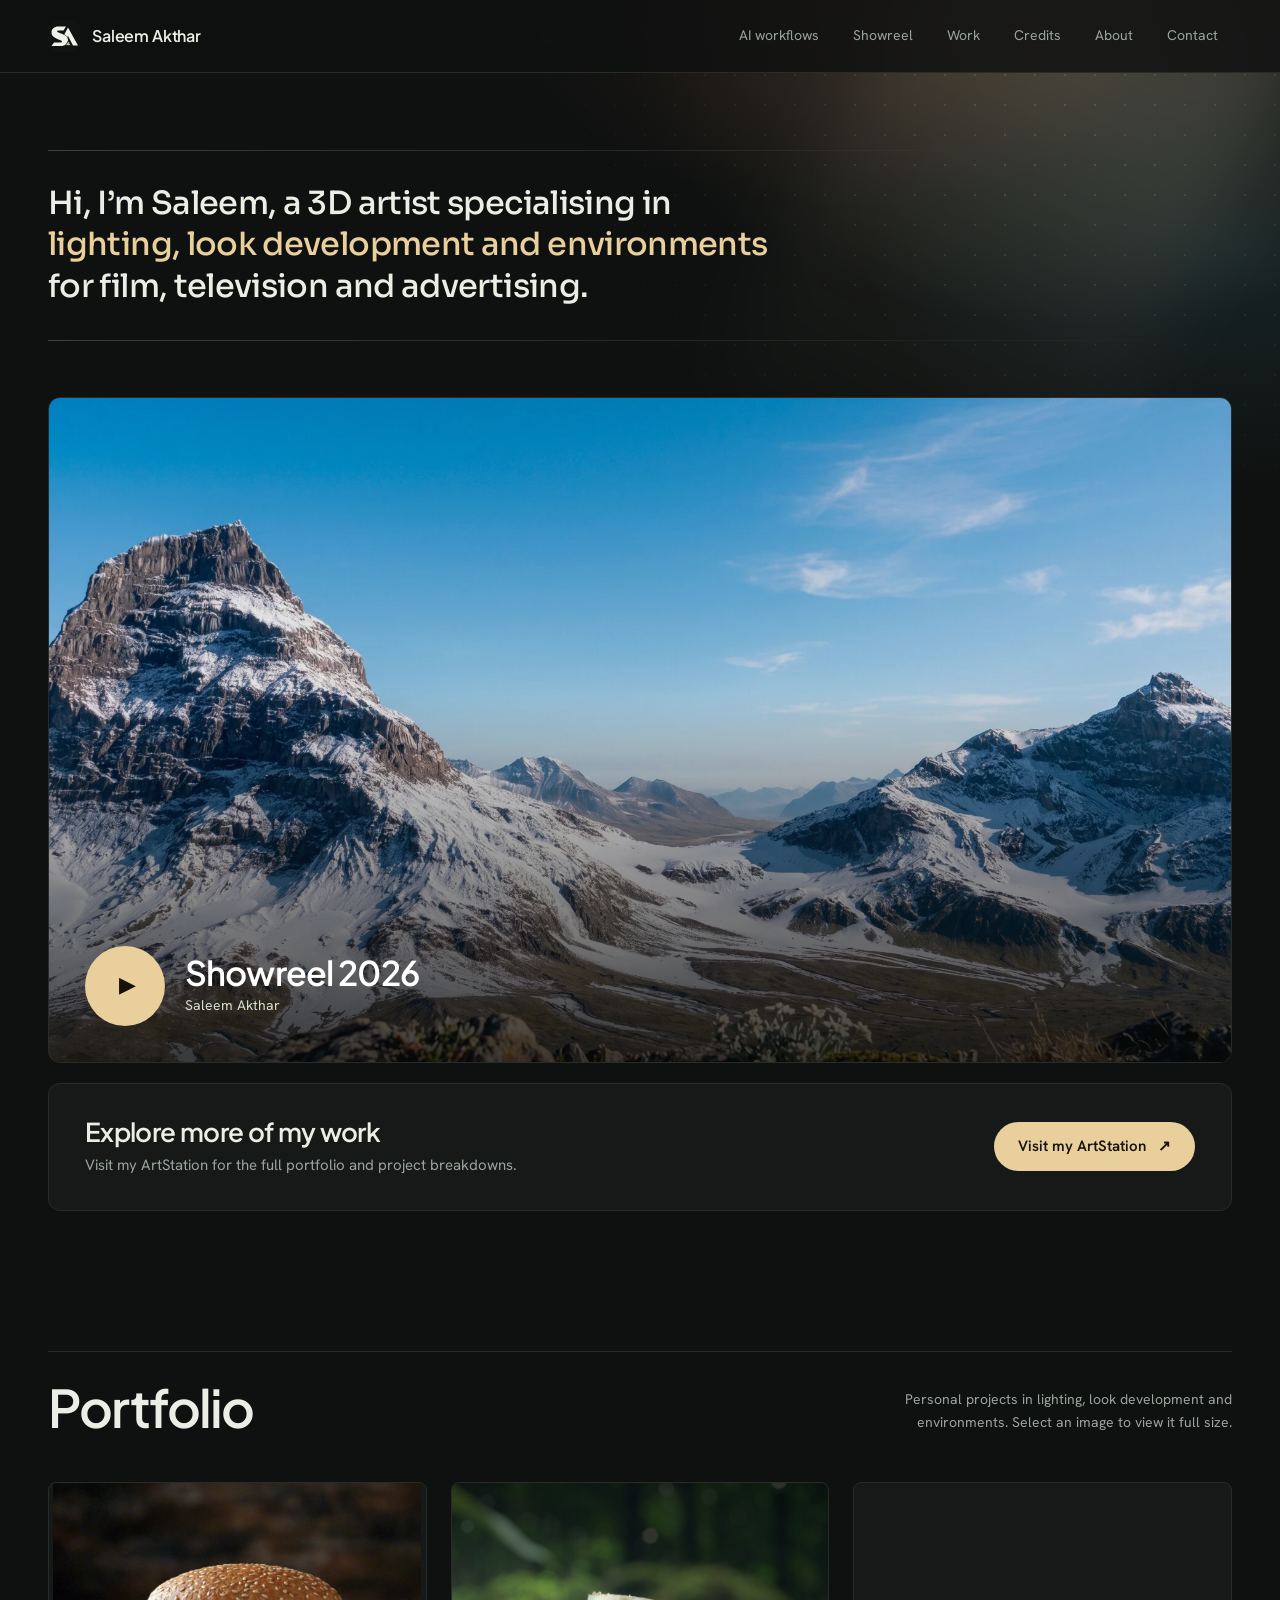
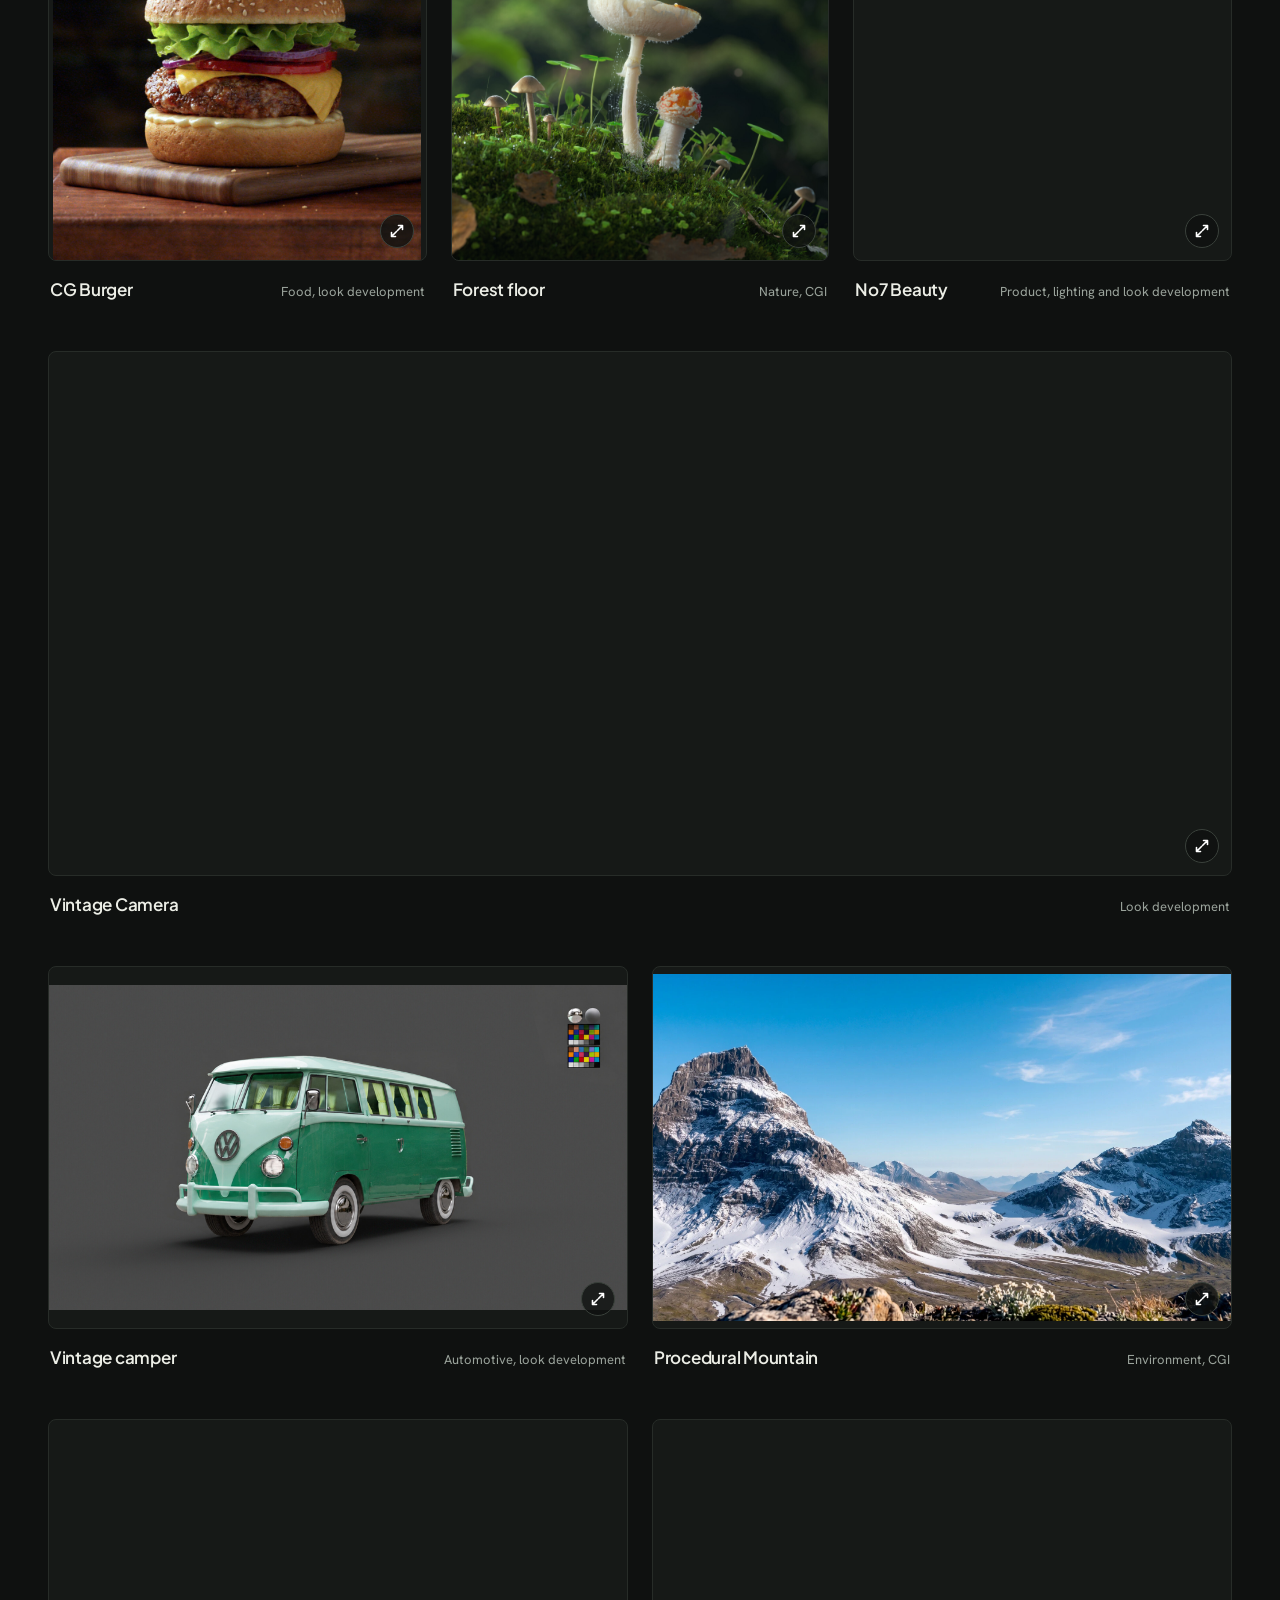
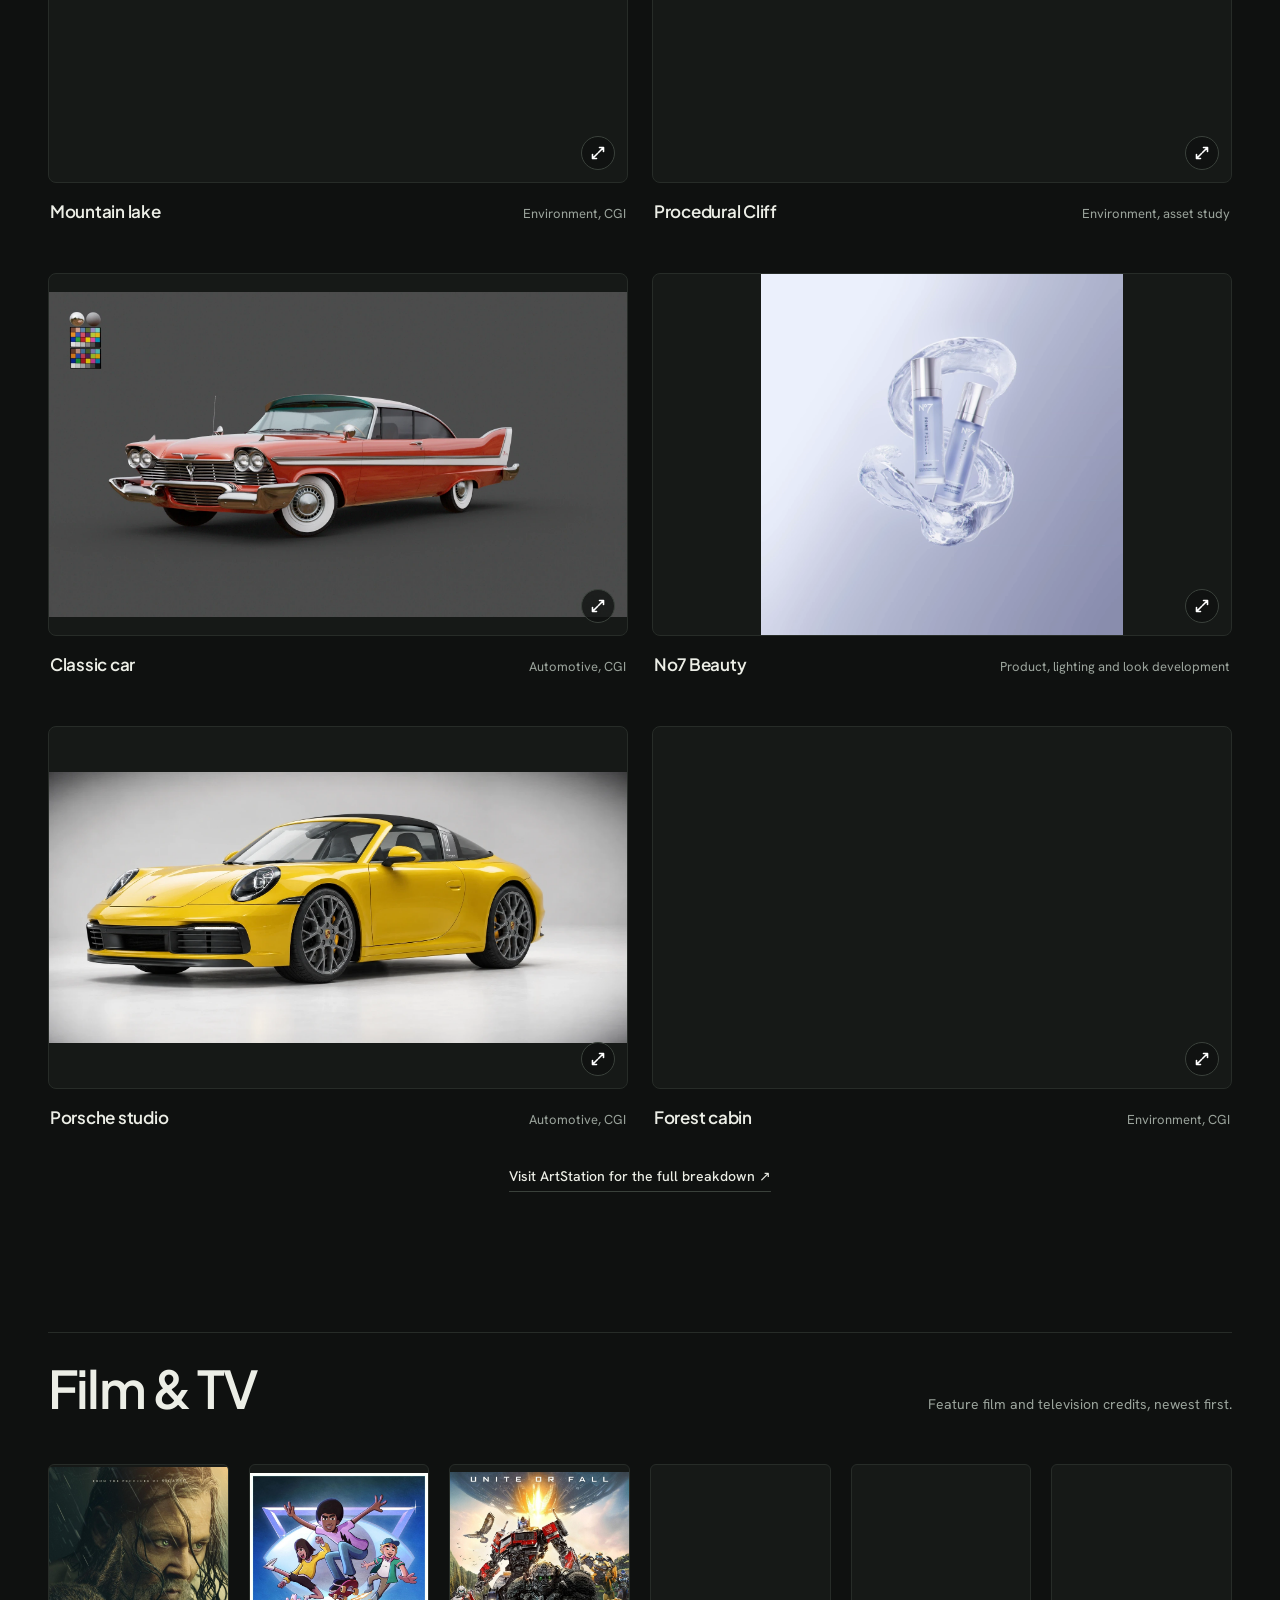
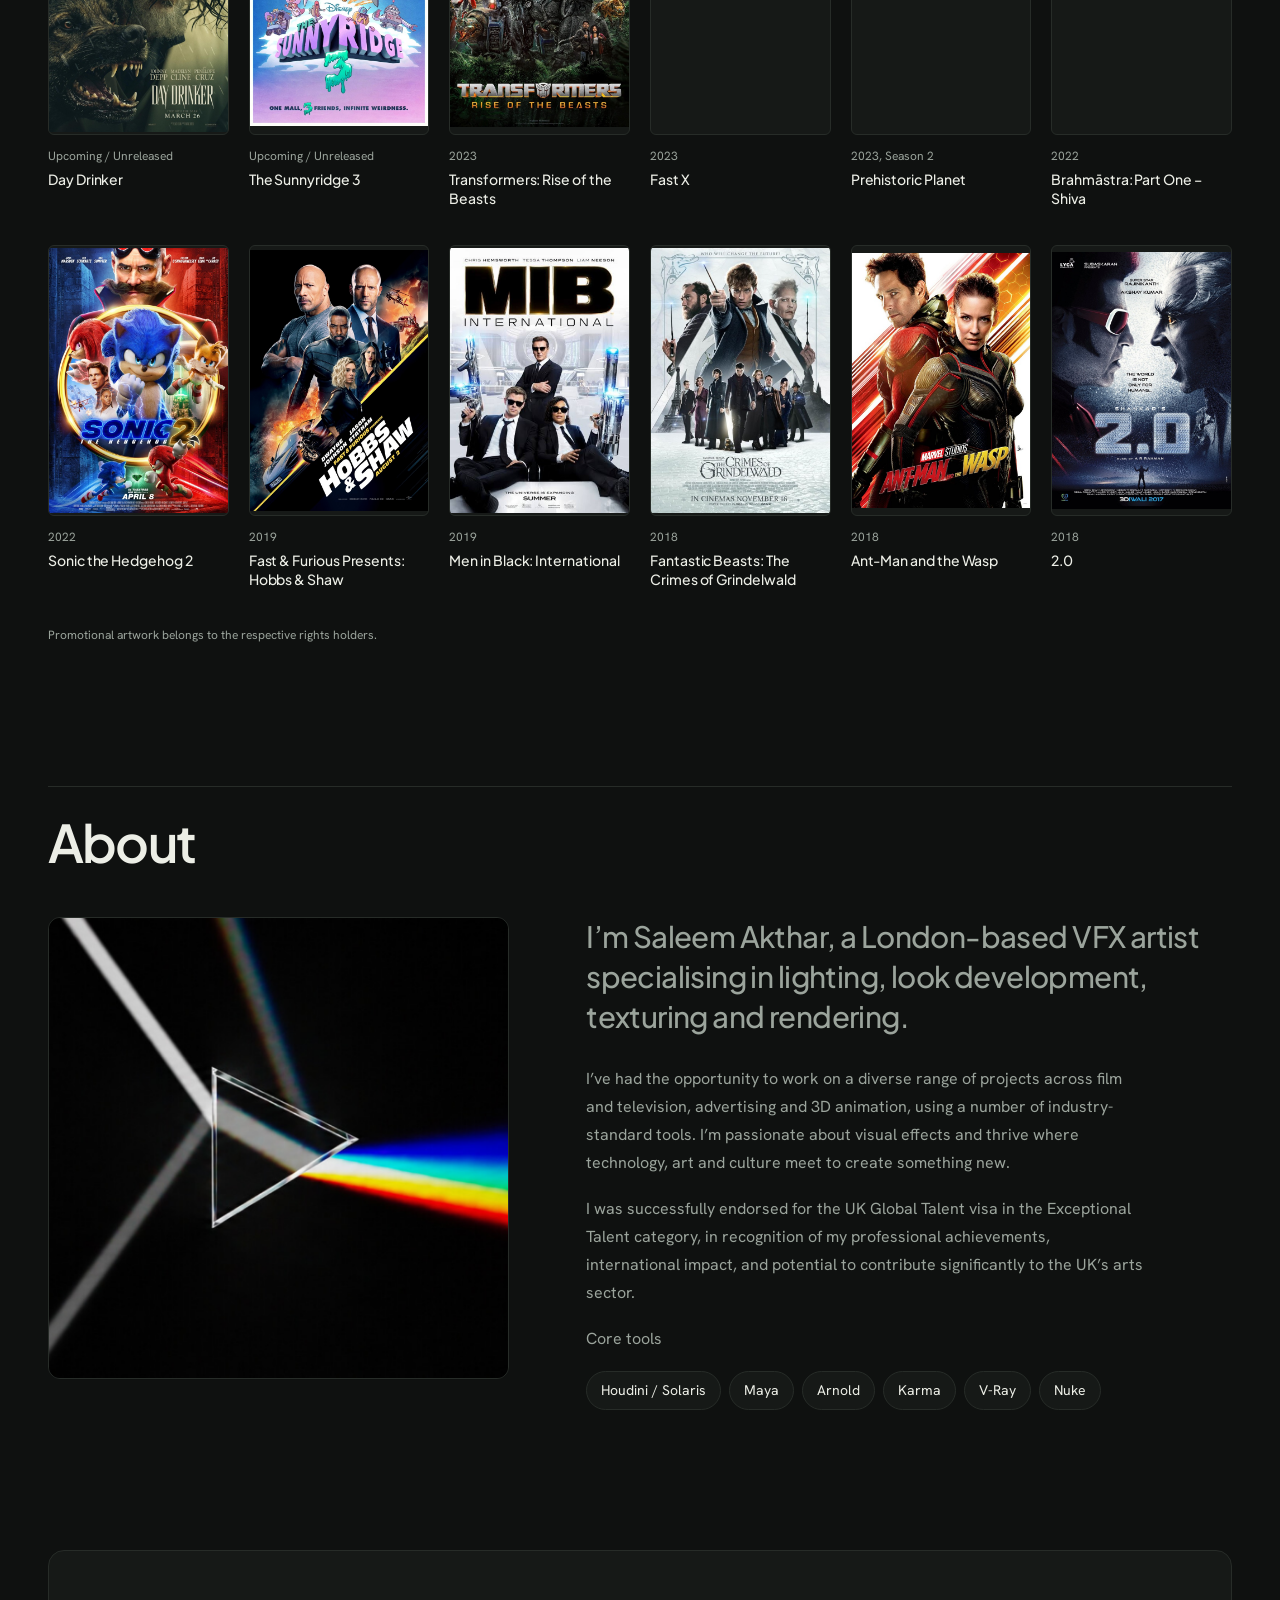
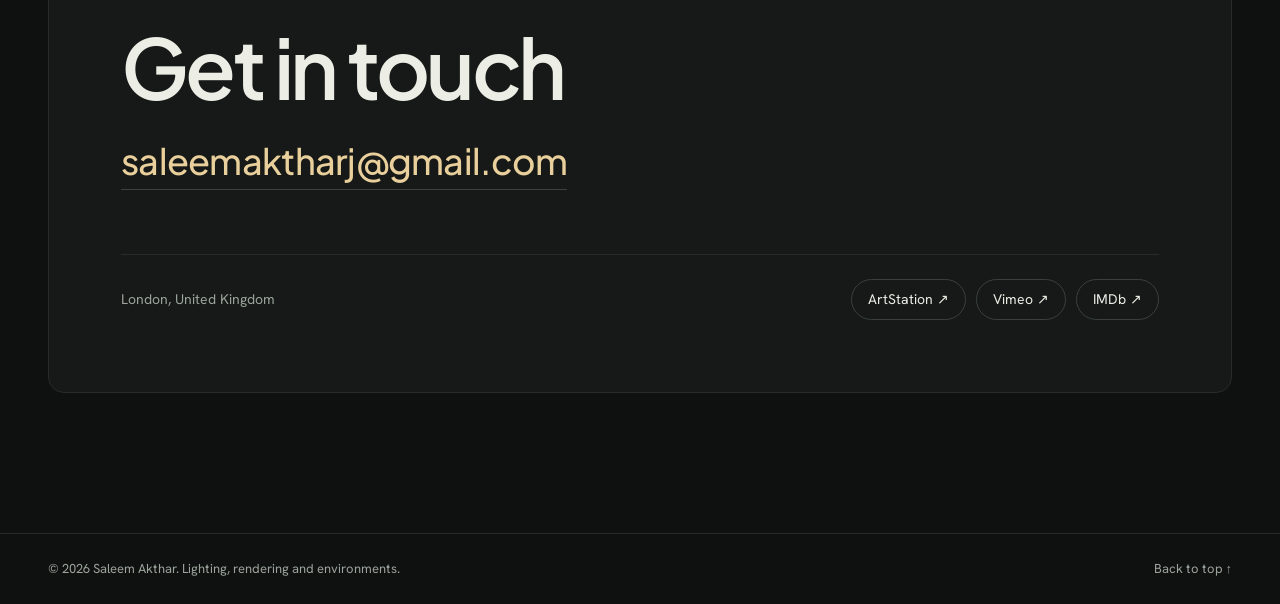
<file: index.html>
<!DOCTYPE html>
<html lang="en-GB">
<head>
<meta charset="utf-8">
<meta name="viewport" content="width=device-width, initial-scale=1">
<meta name="description" content="Saleem Akthar — London-based lighting and look development artist. Explore selected CGI work, environments, product imagery and the 2026 showreel.">
<meta name="theme-color" content="#0f1110">
<meta property="og:type" content="website">
<meta property="og:title" content="Saleem Akthar | Lighting · Rendering · Environments">
<meta property="og:description" content="London-based lighting and look development artist for film, television and advertising.">
<title>Saleem Akthar | Lighting · Rendering · Environments</title>
<link rel="icon" href="favicon.ico?v=2" sizes="any">
<link rel="icon" href="favicon.svg?v=2" type="image/svg+xml">
<link rel="icon" href="favicon.png?v=2" type="image/png" sizes="64x64">
<link rel="apple-touch-icon" href="apple-touch-icon.png?v=2">

<link rel="preconnect" href="https://fonts.googleapis.com">
<link rel="preconnect" href="https://fonts.gstatic.com" crossorigin>
<link href="https://fonts.googleapis.com/css2?family=Plus+Jakarta+Sans:wght@500;600;700&family=Hanken+Grotesk:wght@400;500;600&family=Sora:wght@400;500;600&display=swap" rel="stylesheet">

<script type="application/ld+json">
{"@context":"https://schema.org","@type":"Person","name":"Saleem Akthar","jobTitle":"Lighting and Look Development Artist","address":{"@type":"PostalAddress","addressLocality":"London","addressCountry":"GB"},"sameAs":["https://www.artstation.com/saleem","https://vimeo.com/1236531512","https://www.imdb.com/name/nm17399903/"]}
</script>

<link rel="stylesheet" href="style.css">
</head>
<body>
<a class="skip" href="#main">Skip to content</a>
<div class="hero-fx" aria-hidden="true"></div>
<header><div class="wrap nav"><a class="brand" href="#" aria-label="Saleem Akthar home"><img class="brand-logo" src="favicon.svg?v=2" alt="" aria-hidden="true" width="32" height="32">Saleem Akthar</a><nav aria-label="Main navigation"><a href="ai-workflows.html">AI workflows</a><a href="#showreel">Showreel</a><a href="#work">Work</a><a href="#credits">Credits</a><a href="#about">About</a><a href="#contact">Contact</a></nav></div></header>

<main id="main" class="wrap">

<div class="intro">
  <div class="hairline hairline-top" aria-hidden="true"></div>
  <h1>Hi, I’m Saleem, a 3D artist specialising in <em>lighting, look development and environments</em> for film, television and advertising.</h1>
  <div class="hairline hairline-bottom" aria-hidden="true"></div>
</div>

<section id="showreel" aria-labelledby="reel-heading">
  <h2 id="reel-heading" class="visually-hidden">Showreel 2026</h2>
  <div class="reel-shell" id="reel-shell"><button class="reel-poster" id="play-reel" aria-label="Play Showreel 2026"><img src="alpine.png" alt="" loading="lazy"><span class="play-content"><span class="play-circle" aria-hidden="true">▶</span><span class="play-text"><strong>Showreel 2026</strong><small>Saleem Akthar</small></span></span></button></div>
  <noscript><p><a href="https://vimeo.com/1236531512">Watch the showreel on Vimeo</a></p></noscript>
  <div class="artstation-cta" aria-labelledby="artstation-cta-heading">
    <div class="artstation-cta-copy"><h3 id="artstation-cta-heading">Explore more of my work</h3><p>Visit my ArtStation for the full portfolio and project breakdowns.</p></div>
    <a class="btn btn-primary" href="https://www.artstation.com/saleem" target="_blank" rel="noopener noreferrer">Visit my ArtStation <span aria-hidden="true">↗</span></a>
  </div>
</section>

<section id="work" aria-labelledby="work-heading">
  <div class="section-head"><h2 id="work-heading">Portfolio</h2><p class="section-note">Personal projects in lighting, look development and environments. Select an image to view it full size.</p></div>
  <div class="gallery">
<article class="project square">
 <a class="image-link" href="burger.png" data-title="CG Burger" aria-label="View CG Burger full size"><img src="burger.png" alt="A photorealistic burger on a wooden board in warm directional light." loading="lazy" decoding="async"><span class="expand" aria-hidden="true"><svg viewBox="0 0 14 14" fill="none" stroke="currentColor" stroke-width="1.6" stroke-linecap="round" stroke-linejoin="round"><path d="M8.5 1.5h4v4M12.5 1.5l-5 5M5.5 12.5h-4v-4M1.5 12.5l5-5"/></svg></span></a>
 <div class="caption"><h3>CG Burger</h3><p>Food, look development</p></div></article>
<article class="project square">
 <a class="image-link" href="render-mushrooms.png" data-title="Forest floor" aria-label="View Forest floor full size"><img src="render-mushrooms.png" alt="Dew-covered mushrooms, moss and clover with a delicate spider web in soft forest light." loading="lazy" decoding="async"><span class="expand" aria-hidden="true"><svg viewBox="0 0 14 14" fill="none" stroke="currentColor" stroke-width="1.6" stroke-linecap="round" stroke-linejoin="round"><path d="M8.5 1.5h4v4M12.5 1.5l-5 5M5.5 12.5h-4v-4M1.5 12.5l5-5"/></svg></span></a>
 <div class="caption"><h3>Forest floor</h3><p>Nature, CGI</p></div></article>
<article class="project square">
 <a class="image-link" href="no7-beauty-serum.png" data-title="No7 Beauty" aria-label="View No7 Beauty full size"><img src="no7-beauty-serum.png" alt="No7 Future Renew serum surrounded by reflective golden forms against a warm beige background." width="1920" height="1920" loading="lazy" decoding="async"><span class="expand" aria-hidden="true"><svg viewBox="0 0 14 14" fill="none" stroke="currentColor" stroke-width="1.6" stroke-linecap="round" stroke-linejoin="round"><path d="M8.5 1.5h4v4M12.5 1.5l-5 5M5.5 12.5h-4v-4M1.5 12.5l5-5"/></svg></span></a>
 <div class="caption"><h3>No7 Beauty</h3><p>Product, lighting and look development</p></div></article>
<article class="project project-featured">
 <a class="image-link" href="vintage-camera.png" data-title="Vintage Camera" aria-label="View Vintage Camera full size"><img src="vintage-camera.png" alt="A vintage silver and black camera on a wooden table, with softly blurred books and another camera in the background." width="1920" height="850" loading="lazy" decoding="async"><span class="expand" aria-hidden="true"><svg viewBox="0 0 14 14" fill="none" stroke="currentColor" stroke-width="1.6" stroke-linecap="round" stroke-linejoin="round"><path d="M8.5 1.5h4v4M12.5 1.5l-5 5M5.5 12.5h-4v-4M1.5 12.5l5-5"/></svg></span></a>
 <div class="caption"><h3>Vintage Camera</h3><p>Look development</p></div></article>
<article class="project">
 <a class="image-link" href="camper.png" data-title="Vintage camper" aria-label="View Vintage camper full size"><img src="camper.png" alt="A mint-green Volkswagen camper van in a grey studio." loading="lazy" decoding="async"><span class="expand" aria-hidden="true"><svg viewBox="0 0 14 14" fill="none" stroke="currentColor" stroke-width="1.6" stroke-linecap="round" stroke-linejoin="round"><path d="M8.5 1.5h4v4M12.5 1.5l-5 5M5.5 12.5h-4v-4M1.5 12.5l5-5"/></svg></span></a>
 <div class="caption"><h3>Vintage camper</h3><p>Automotive, look development</p></div></article>
<article class="project">
 <a class="image-link" href="alpine.png" data-title="Procedural Mountain" aria-label="View Procedural Mountain full size"><img src="alpine.png" alt="A snow-covered mountain valley beneath a blue sky." loading="lazy" decoding="async"><span class="expand" aria-hidden="true"><svg viewBox="0 0 14 14" fill="none" stroke="currentColor" stroke-width="1.6" stroke-linecap="round" stroke-linejoin="round"><path d="M8.5 1.5h4v4M12.5 1.5l-5 5M5.5 12.5h-4v-4M1.5 12.5l5-5"/></svg></span></a>
 <div class="caption"><h3>Procedural Mountain</h3><p>Environment, CGI</p></div></article>
<article class="project">
 <a class="image-link" href="lake.png" data-title="Mountain lake" aria-label="View Mountain lake full size"><img src="lake.png" alt="A forest and mountain reflected in a lake, with reeds and water lilies." loading="lazy" decoding="async"><span class="expand" aria-hidden="true"><svg viewBox="0 0 14 14" fill="none" stroke="currentColor" stroke-width="1.6" stroke-linecap="round" stroke-linejoin="round"><path d="M8.5 1.5h4v4M12.5 1.5l-5 5M5.5 12.5h-4v-4M1.5 12.5l5-5"/></svg></span></a>
 <div class="caption"><h3>Mountain lake</h3><p>Environment, CGI</p></div></article>
<article class="project">
 <a class="image-link" href="rock.png" data-title="Procedural Cliff" aria-label="View Procedural Cliff full size"><img src="rock.png" alt="A tall layered rock formation covered with autumn trees, with a figure for scale." loading="lazy" decoding="async"><span class="expand" aria-hidden="true"><svg viewBox="0 0 14 14" fill="none" stroke="currentColor" stroke-width="1.6" stroke-linecap="round" stroke-linejoin="round"><path d="M8.5 1.5h4v4M12.5 1.5l-5 5M5.5 12.5h-4v-4M1.5 12.5l5-5"/></svg></span></a>
 <div class="caption"><h3>Procedural Cliff</h3><p>Environment, asset study</p></div></article>
<article class="project">
 <a class="image-link" href="render-vintage-car.png" data-title="Classic car" aria-label="View Classic car full size"><img src="render-vintage-car.png" alt="A red and white classic car with chrome trim in a grey studio." loading="lazy" decoding="async"><span class="expand" aria-hidden="true"><svg viewBox="0 0 14 14" fill="none" stroke="currentColor" stroke-width="1.6" stroke-linecap="round" stroke-linejoin="round"><path d="M8.5 1.5h4v4M12.5 1.5l-5 5M5.5 12.5h-4v-4M1.5 12.5l5-5"/></svg></span></a>
 <div class="caption"><h3>Classic car</h3><p>Automotive, CGI</p></div></article>
<article class="project">
 <a class="image-link" href="no7.png" data-title="No7 Beauty" aria-label="View No7 Beauty full size"><img src="no7.png" alt="Two No7 skincare bottles surrounded by a flowing translucent form." loading="lazy" decoding="async"><span class="expand" aria-hidden="true"><svg viewBox="0 0 14 14" fill="none" stroke="currentColor" stroke-width="1.6" stroke-linecap="round" stroke-linejoin="round"><path d="M8.5 1.5h4v4M12.5 1.5l-5 5M5.5 12.5h-4v-4M1.5 12.5l5-5"/></svg></span></a>
 <div class="caption"><h3>No7 Beauty</h3><p>Product, lighting and look development</p></div></article>
<article class="project">
 <a class="image-link" href="render-porsche.png" data-title="Porsche studio" aria-label="View Porsche studio full size"><img src="render-porsche.png" alt="A yellow Porsche sports car in a bright studio." loading="lazy" decoding="async"><span class="expand" aria-hidden="true"><svg viewBox="0 0 14 14" fill="none" stroke="currentColor" stroke-width="1.6" stroke-linecap="round" stroke-linejoin="round"><path d="M8.5 1.5h4v4M12.5 1.5l-5 5M5.5 12.5h-4v-4M1.5 12.5l5-5"/></svg></span></a>
 <div class="caption"><h3>Porsche studio</h3><p>Automotive, CGI</p></div></article>
<article class="project">
 <a class="image-link" href="render-forest-cabin.png" data-title="Forest cabin" aria-label="View Forest cabin full size"><img src="render-forest-cabin.png" alt="A stone cabin with glowing windows on a misty wooded hillside." loading="lazy" decoding="async"><span class="expand" aria-hidden="true"><svg viewBox="0 0 14 14" fill="none" stroke="currentColor" stroke-width="1.6" stroke-linecap="round" stroke-linejoin="round"><path d="M8.5 1.5h4v4M12.5 1.5l-5 5M5.5 12.5h-4v-4M1.5 12.5l5-5"/></svg></span></a>
 <div class="caption"><h3>Forest cabin</h3><p>Environment, CGI</p></div></article>
  </div>
  <p class="portfolio-more"><a class="text-link" href="https://www.artstation.com/saleem" target="_blank" rel="noopener noreferrer">Visit ArtStation for the full breakdown ↗</a></p>
</section>

<section id="credits" aria-labelledby="credits-heading">
  <div class="section-head"><h2 id="credits-heading">Film &amp; TV</h2><p class="section-note">Feature film and television credits, newest first.</p></div>
  <div class="credits-grid">
<article class="credit-card"><div class="poster-frame"><img src="poster-day-drinker.jpg" alt="Day Drinker poster" width="640" height="950" loading="lazy" decoding="async"></div><div class="credit-caption"><p class="credit-year">Upcoming / Unreleased</p><h3>Day Drinker</h3></div></article>
<article class="credit-card"><div class="poster-frame"><img src="poster-the-sunnyridge-3.jpg" alt="The Sunnyridge 3 poster" width="640" height="905" loading="lazy" decoding="async"></div><div class="credit-caption"><p class="credit-year">Upcoming / Unreleased</p><h3>The Sunnyridge 3</h3></div></article>
<article class="credit-card"><div class="poster-frame"><img src="poster-transformers-rise-of-the-beasts.jpg" alt="Transformers: Rise of the Beasts promotional poster" width="640" height="915" loading="lazy" decoding="async"></div><div class="credit-caption"><p class="credit-year">2023</p><h3>Transformers: Rise of the Beasts</h3></div></article>
<article class="credit-card"><div class="poster-frame"><img src="poster-fast-x.jpg" alt="Fast X promotional poster" width="606" height="960" loading="lazy" decoding="async"></div><div class="credit-caption"><p class="credit-year">2023</p><h3>Fast X</h3></div></article>
<article class="credit-card"><div class="poster-frame"><img src="poster-prehistoric-planet.jpg" alt="Prehistoric Planet promotional poster" width="640" height="960" loading="lazy" decoding="async"></div><div class="credit-caption"><p class="credit-year">2023, Season 2</p><h3>Prehistoric Planet</h3></div></article>
<article class="credit-card"><div class="poster-frame"><img src="poster-brahmastra.jpg" alt="Brahmāstra: Part One – Shiva promotional poster" width="640" height="800" loading="lazy" decoding="async"></div><div class="credit-caption"><p class="credit-year">2022</p><h3>Brahmāstra: Part One – Shiva</h3></div></article>
<article class="credit-card"><div class="poster-frame"><img src="poster-sonic-2.jpg" alt="Sonic the Hedgehog 2 promotional poster" width="640" height="946" loading="lazy" decoding="async"></div><div class="credit-caption"><p class="credit-year">2022</p><h3>Sonic the Hedgehog 2</h3></div></article>
<article class="credit-card"><div class="poster-frame"><img src="poster-hobbs-shaw.jpg" alt="Fast &amp; Furious Presents: Hobbs &amp; Shaw promotional poster" width="640" height="934" loading="lazy" decoding="async"></div><div class="credit-caption"><p class="credit-year">2019</p><h3>Fast &amp; Furious Presents: Hobbs &amp; Shaw</h3></div></article>
<article class="credit-card"><div class="poster-frame"><img src="poster-men-in-black.jpg" alt="Men in Black: International promotional poster" width="640" height="948" loading="lazy" decoding="async"></div><div class="credit-caption"><p class="credit-year">2019</p><h3>Men in Black: International</h3></div></article>
<article class="credit-card"><div class="poster-frame"><img src="poster-fantastic-beasts.jpg" alt="Fantastic Beasts: The Crimes of Grindelwald promotional poster" width="640" height="949" loading="lazy" decoding="async"></div><div class="credit-caption"><p class="credit-year">2018</p><h3>Fantastic Beasts: The Crimes of Grindelwald</h3></div></article>
<article class="credit-card"><div class="poster-frame"><img src="poster-ant-man-wasp.jpg" alt="Ant-Man and the Wasp promotional poster" width="640" height="914" loading="lazy" decoding="async"></div><div class="credit-caption"><p class="credit-year">2018</p><h3>Ant-Man and the Wasp</h3></div></article>
<article class="credit-card"><div class="poster-frame"><img src="poster-2-0.jpg" alt="2.0 promotional poster" width="640" height="924" loading="lazy" decoding="async"></div><div class="credit-caption"><p class="credit-year">2018</p><h3>2.0</h3></div></article>
  </div>
  <p class="poster-attribution">Promotional artwork belongs to the respective rights holders.</p>
</section>

<section id="about" aria-labelledby="about-heading">
  <div class="section-head"><h2 id="about-heading">About</h2></div>
  <div class="about-grid">
    <figure class="about-figure">
      <img src="prism-light-dispersion.png" alt="A glass prism dispersing a white light beam into a rainbow spectrum." width="500" height="500" loading="lazy" decoding="async">
    </figure>
    <div class="about-copy">
      <p class="lead">I’m Saleem Akthar, a London-based VFX artist specialising in lighting, look development, texturing and rendering.</p>
      <p>I’ve had the opportunity to work on a diverse range of projects across film and television, advertising and 3D animation, using a number of industry-standard tools. I’m passionate about visual effects and thrive where technology, art and culture meet to create something new.</p>
      <p>I was successfully endorsed for the UK Global Talent visa in the Exceptional Talent category, in recognition of my professional achievements, international impact, and potential to contribute significantly to the UK’s arts sector.</p>
      <p class="tools-label" id="tools-label">Core tools</p>
      <ul class="tools" aria-labelledby="tools-label"><li>Houdini / Solaris</li><li>Maya</li><li>Arnold</li><li>Karma</li><li>V-Ray</li><li>Nuke</li></ul>
    </div>
  </div>
</section>

<section id="contact" aria-labelledby="contact-heading">
  <div class="contact-card">
    <h2 id="contact-heading">Get in touch</h2>
    <a class="email" href="mailto:saleemaktharj@gmail.com">saleemaktharj@gmail.com</a>
    <div class="contact-bottom">
      <span>London, United Kingdom</span>
      <div class="socials"><a href="https://www.artstation.com/saleem" target="_blank" rel="noopener noreferrer">ArtStation ↗</a><a href="https://vimeo.com/1236531512" target="_blank" rel="noopener noreferrer">Vimeo ↗</a><a href="https://www.imdb.com/name/nm17399903/" target="_blank" rel="noopener noreferrer">IMDb ↗</a></div>
    </div>
  </div>
</section>

</main>

<footer><div class="wrap footer-inner"><span>© 2026 Saleem Akthar. Lighting, rendering and environments.</span><a href="#">Back to top ↑</a></div></footer>
<dialog id="viewer" aria-labelledby="viewer-title"><div class="viewer-top"><p id="viewer-title"></p><button class="close" id="close-viewer" autofocus>Close ×</button></div><img id="viewer-image" alt=""></dialog>
<script>
const viewer=document.getElementById('viewer');
const viewerImage=document.getElementById('viewer-image');
document.querySelectorAll('.image-link').forEach(link=>link.addEventListener('click',event=>{
 if(event.ctrlKey||event.metaKey||event.shiftKey||event.altKey||typeof viewer.showModal!=='function')return;
 event.preventDefault();viewerImage.src=link.getAttribute('href');viewerImage.alt=link.querySelector('img').alt;
 document.getElementById('viewer-title').textContent=link.dataset.title;
 viewer.showModal();document.body.classList.add('no-scroll');
}));
document.getElementById('close-viewer').addEventListener('click',()=>viewer.close());
viewer.addEventListener('close',()=>document.body.classList.remove('no-scroll'));
viewer.addEventListener('click',event=>{if(event.target===viewer){const r=viewer.getBoundingClientRect();if(event.clientX<r.left||event.clientX>r.right||event.clientY<r.top||event.clientY>r.bottom)viewer.close();}});
document.getElementById('play-reel').addEventListener('click',()=>{
 const frame=document.createElement('iframe');frame.src='https://player.vimeo.com/video/1236531512?autoplay=1&title=0&byline=0&portrait=0';frame.referrerPolicy='strict-origin-when-cross-origin';
 frame.title='Reel 2026 — Saleem Akthar';frame.allow='autoplay; fullscreen; picture-in-picture';frame.allowFullscreen=true;
 document.getElementById('reel-shell').replaceChildren(frame);frame.focus();
});
</script>
</body>
</html>
</file>
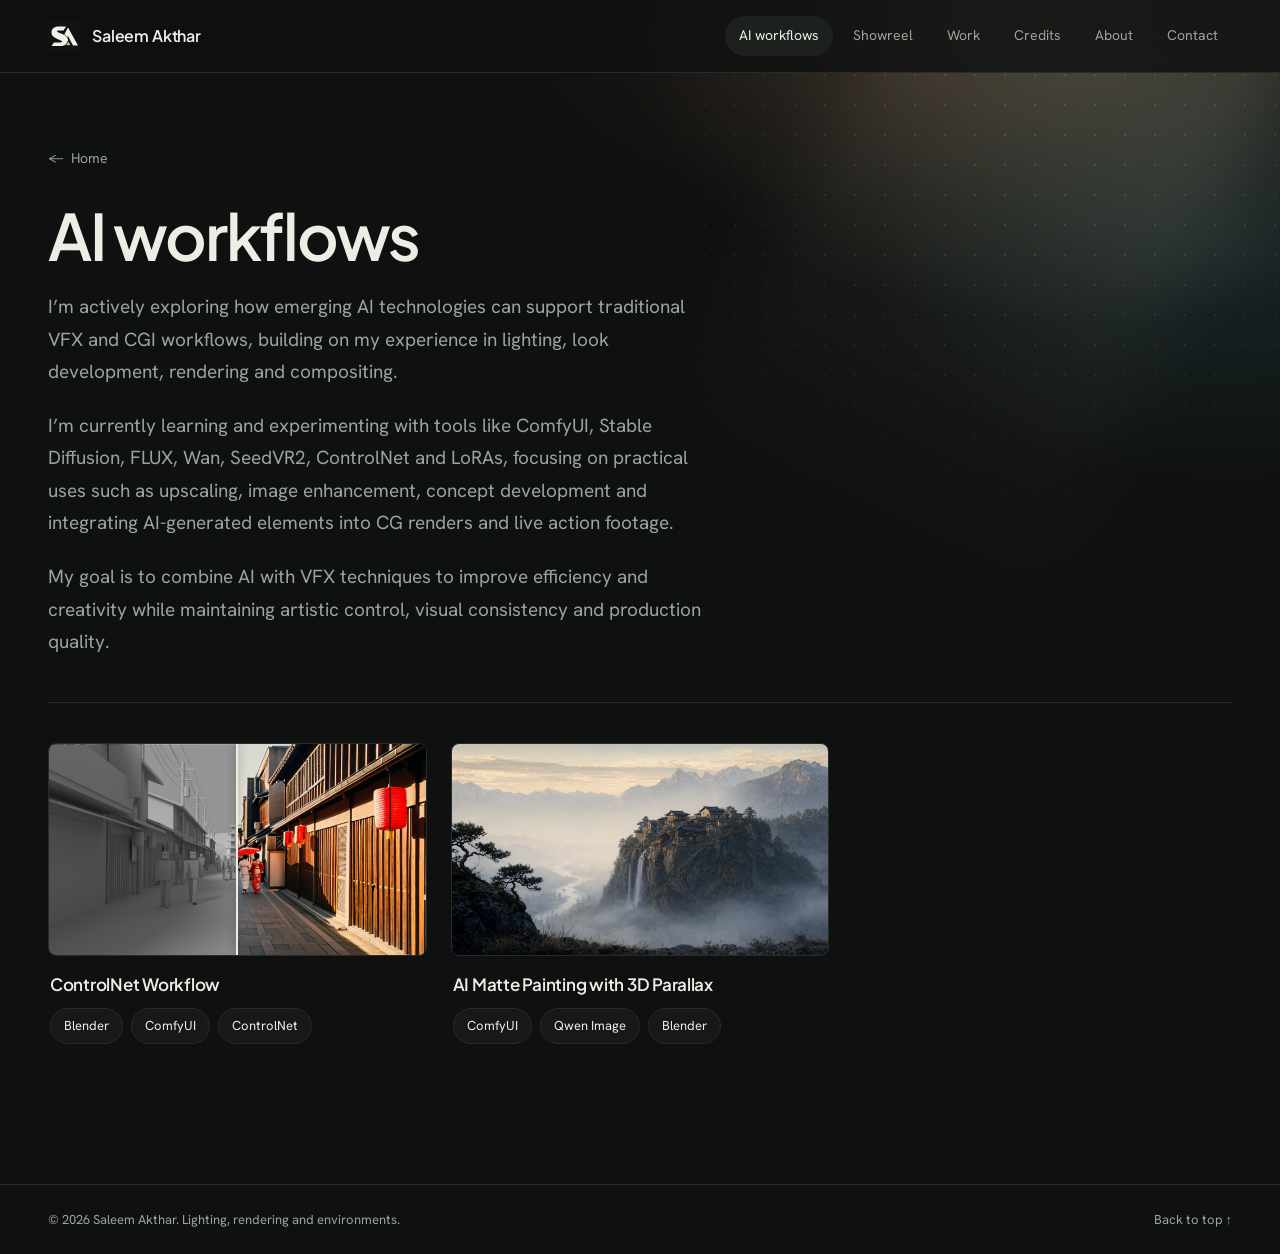
<file: ai-workflows.html>
<!DOCTYPE html>
<html lang="en-GB">
<head>
<meta charset="utf-8">
<meta name="viewport" content="width=device-width, initial-scale=1">
<meta name="description" content="Saleem Akthar is exploring how emerging AI technologies such as ComfyUI, Stable Diffusion and FLUX can support traditional VFX and CGI workflows.">
<meta name="theme-color" content="#0f1110">
<title>AI workflows | Saleem Akthar</title>
<link rel="icon" href="favicon.ico?v=2" sizes="any">
<link rel="icon" href="favicon.svg?v=2" type="image/svg+xml">
<link rel="icon" href="favicon.png?v=2" type="image/png" sizes="64x64">
<link rel="apple-touch-icon" href="apple-touch-icon.png?v=2">
<link rel="preconnect" href="https://fonts.googleapis.com">
<link rel="preconnect" href="https://fonts.gstatic.com" crossorigin>
<link href="https://fonts.googleapis.com/css2?family=Plus+Jakarta+Sans:wght@500;600;700&family=Hanken+Grotesk:wght@400;500;600&family=Sora:wght@400;500;600&display=swap" rel="stylesheet">
<link rel="stylesheet" href="style.css">
</head>
<body>
<a class="skip" href="#main">Skip to content</a>
<div class="hero-fx" aria-hidden="true"></div>
<header><div class="wrap nav"><a class="brand" href="index.html" aria-label="Saleem Akthar home"><img class="brand-logo" src="favicon.svg?v=2" alt="" aria-hidden="true" width="32" height="32">Saleem Akthar</a><nav aria-label="Main navigation"><a href="ai-workflows.html" aria-current="page">AI workflows</a><a href="index.html#showreel">Showreel</a><a href="index.html#work">Work</a><a href="index.html#credits">Credits</a><a href="index.html#about">About</a><a href="index.html#contact">Contact</a></nav></div></header>

<main id="main" class="wrap">
<!-- To add a practice: copy the <article class="practice-card"> block below and point it at the new page. -->
<div class="project-top">
  <a class="back-link" href="index.html"><span aria-hidden="true">←</span> Home</a>
  <h1 class="project-title">AI workflows</h1>
  <p class="page-lead">I’m actively exploring how emerging AI technologies can support traditional VFX and CGI workflows, building on my experience in lighting, look development, rendering and compositing.</p>
  <p class="page-lead">I’m currently learning and experimenting with tools like ComfyUI, Stable Diffusion, FLUX, Wan, SeedVR2, ControlNet and LoRAs, focusing on practical uses such as upscaling, image enhancement, concept development and integrating AI-generated elements into CG renders and live action footage.</p>
  <p class="page-lead">My goal is to combine AI with VFX techniques to improve efficiency and creativity while maintaining artistic control, visual consistency and production quality.</p>
</div>

<section aria-labelledby="workflows-heading">
  <h2 id="workflows-heading" class="visually-hidden">Workflows</h2>
  <div class="practice-grid">
    <article class="practice-card">
      <a class="thumb" href="practice-01.html" aria-label="Open ControlNet Workflow">
        <img src="ai/practice-01-final.jpg" alt="" width="1344" height="768" loading="lazy" decoding="async">
        <img class="thumb-grey" src="ai/practice-01-grey.jpg" alt="" width="1344" height="768" loading="lazy" decoding="async">
      </a>
      <div class="caption"><h3><a href="practice-01.html">ControlNet Workflow</a></h3><ul class="tags" aria-label="Tools used"><li>Blender</li><li>ComfyUI</li><li>ControlNet</li></ul></div>
    </article>
    <article class="practice-card">
      <a class="thumb thumb-single" href="practice-02.html" aria-label="Open AI Matte Painting with 3D Parallax">
        <img src="ai/practice-02-thumb.jpg" alt="" width="1280" height="720" loading="lazy" decoding="async">
      </a>
      <div class="caption"><h3><a href="practice-02.html">AI Matte Painting with 3D Parallax</a></h3><ul class="tags" aria-label="Tools used"><li>ComfyUI</li><li>Qwen Image</li><li>Blender</li></ul></div>
    </article>
  </div>
</section>

</main>

<footer><div class="wrap footer-inner"><span>© 2026 Saleem Akthar. Lighting, rendering and environments.</span><a href="#">Back to top ↑</a></div></footer>
</body>
</html>
</file>
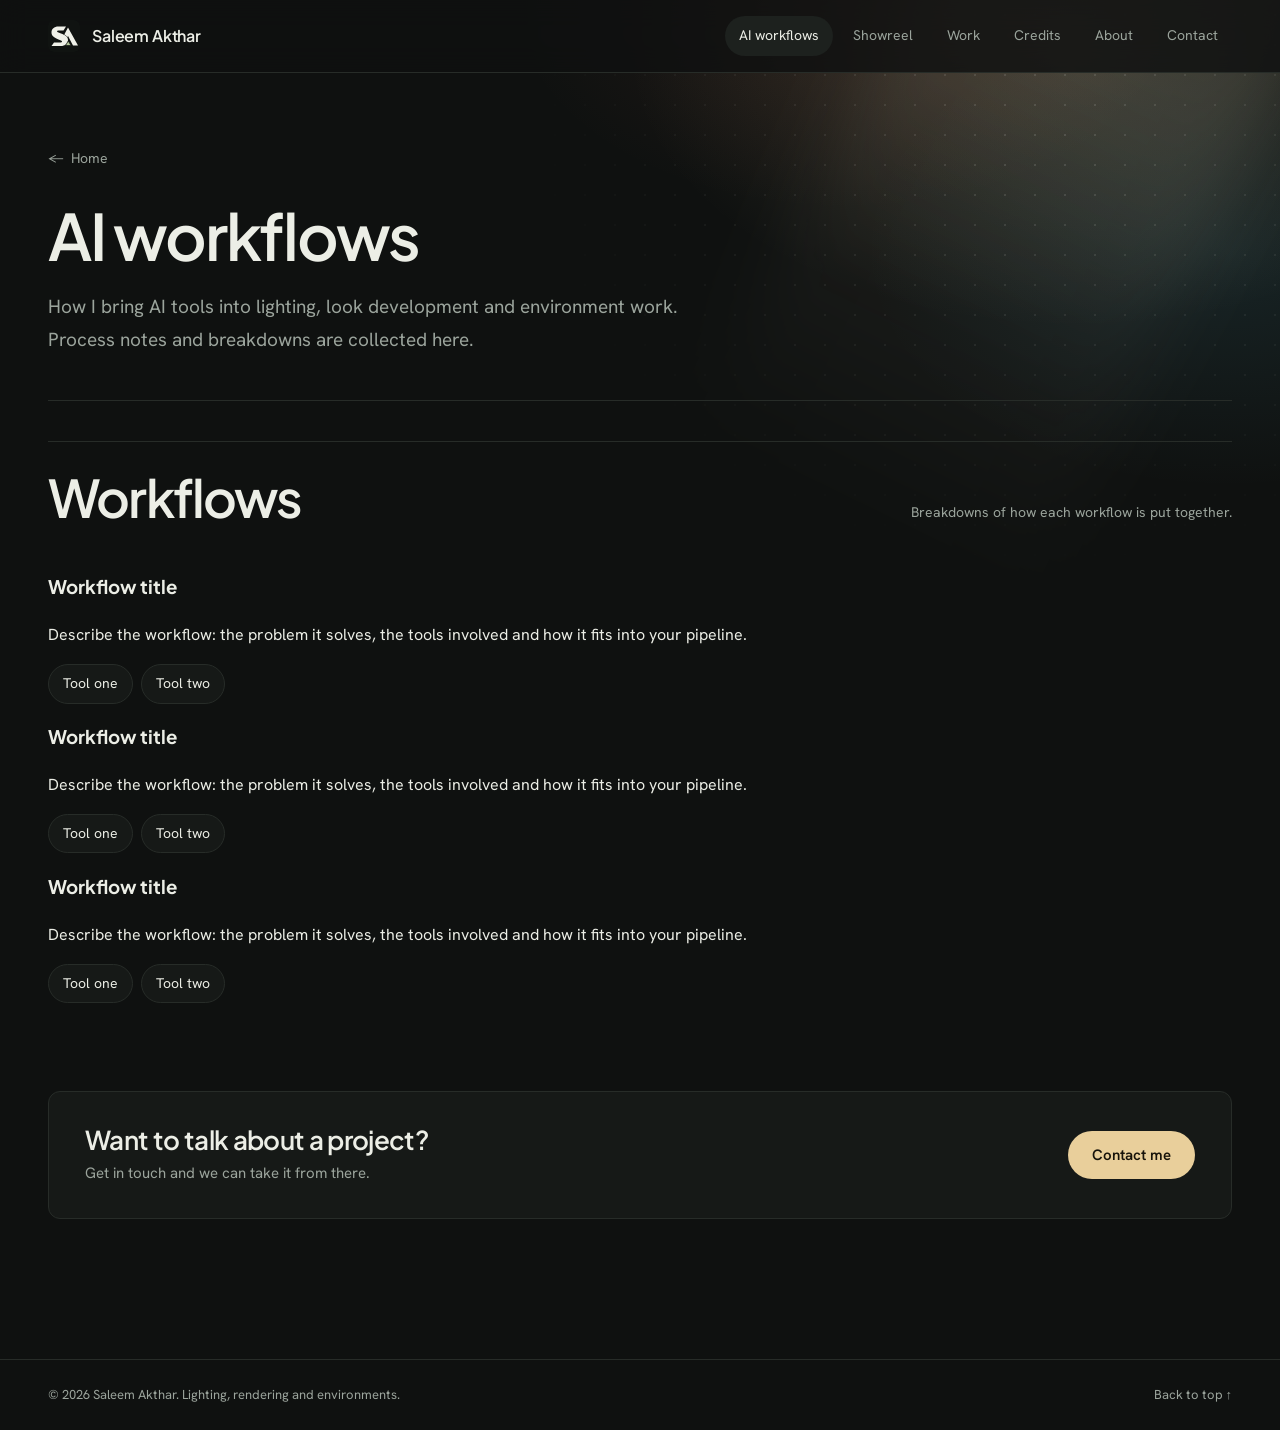
<file: ai-workflows_1.html>
<!DOCTYPE html>
<html lang="en-GB">
<head>
<meta charset="utf-8">
<meta name="viewport" content="width=device-width, initial-scale=1">
<meta name="description" content="AI workflows and process notes from Saleem Akthar, a London-based lighting and look development artist.">
<meta name="theme-color" content="#0f1110">
<title>AI workflows | Saleem Akthar</title>
<link rel="icon" href="favicon.ico?v=2" sizes="any">
<link rel="icon" href="favicon.svg?v=2" type="image/svg+xml">
<link rel="icon" href="favicon.png?v=2" type="image/png" sizes="64x64">
<link rel="apple-touch-icon" href="apple-touch-icon.png?v=2">
<link rel="preconnect" href="https://fonts.googleapis.com">
<link rel="preconnect" href="https://fonts.gstatic.com" crossorigin>
<link href="https://fonts.googleapis.com/css2?family=Plus+Jakarta+Sans:wght@500;600;700&family=Hanken+Grotesk:wght@400;500;600&family=Sora:wght@400;500;600&display=swap" rel="stylesheet">
<link rel="stylesheet" href="style.css">
</head>
<body>
<a class="skip" href="#main">Skip to content</a>
<div class="hero-fx" aria-hidden="true"></div>
<header><div class="wrap nav"><a class="brand" href="index.html" aria-label="Saleem Akthar home"><img class="brand-logo" src="favicon.svg?v=2" alt="" aria-hidden="true" width="32" height="32">Saleem Akthar</a><nav aria-label="Main navigation"><a href="ai-workflows.html" aria-current="page">AI workflows</a><a href="index.html#showreel">Showreel</a><a href="index.html#work">Work</a><a href="index.html#credits">Credits</a><a href="index.html#about">About</a><a href="index.html#contact">Contact</a></nav></div></header>

<main id="main" class="wrap">
<!-- EDIT: replace the dashed workflow cards below with your own write-ups. Duplicate a card to add more. -->
<div class="project-top">
  <a class="back-link" href="index.html"><span aria-hidden="true">←</span> Home</a>
  <h1 class="project-title">AI workflows</h1>
  <p class="page-lead">How I bring AI tools into lighting, look development and environment work. Process notes and breakdowns are collected here.</p>
</div>

<section aria-labelledby="workflows-heading">
  <div class="section-head"><h2 id="workflows-heading">Workflows</h2><p class="section-note">Breakdowns of how each workflow is put together.</p></div>
  <div class="ai-grid">
    <article class="ai-card">
      <h3>Workflow title</h3>
      <p>Describe the workflow: the problem it solves, the tools involved and how it fits into your pipeline.</p>
      <ul class="tools"><li>Tool one</li><li>Tool two</li></ul>
    </article>
    <article class="ai-card">
      <h3>Workflow title</h3>
      <p>Describe the workflow: the problem it solves, the tools involved and how it fits into your pipeline.</p>
      <ul class="tools"><li>Tool one</li><li>Tool two</li></ul>
    </article>
    <article class="ai-card">
      <h3>Workflow title</h3>
      <p>Describe the workflow: the problem it solves, the tools involved and how it fits into your pipeline.</p>
      <ul class="tools"><li>Tool one</li><li>Tool two</li></ul>
    </article>
  </div>
</section>

<div class="artstation-cta page-cta">
  <div class="artstation-cta-copy"><h3>Want to talk about a project?</h3><p>Get in touch and we can take it from there.</p></div>
  <a class="btn btn-primary" href="index.html#contact">Contact me</a>
</div>
</main>

<footer><div class="wrap footer-inner"><span>© 2026 Saleem Akthar. Lighting, rendering and environments.</span><a href="#">Back to top ↑</a></div></footer>
</body>
</html>
</file>
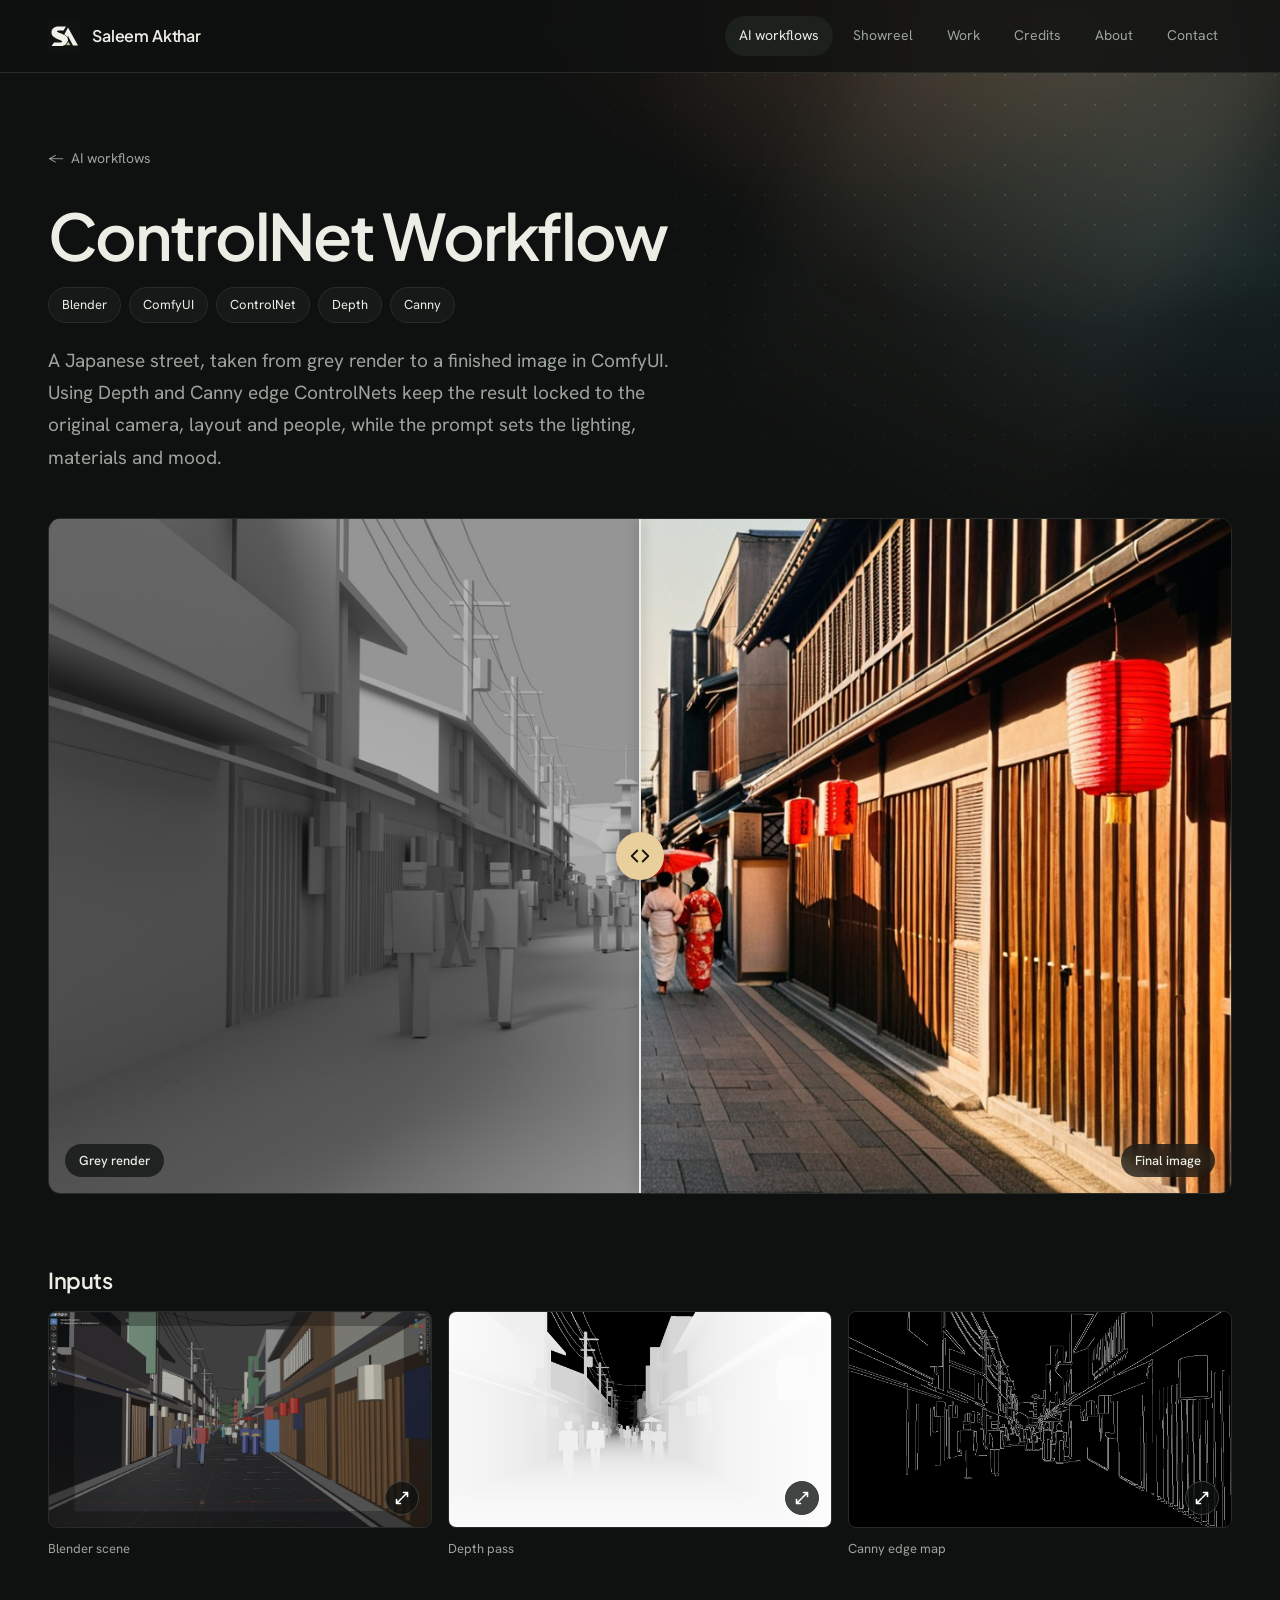
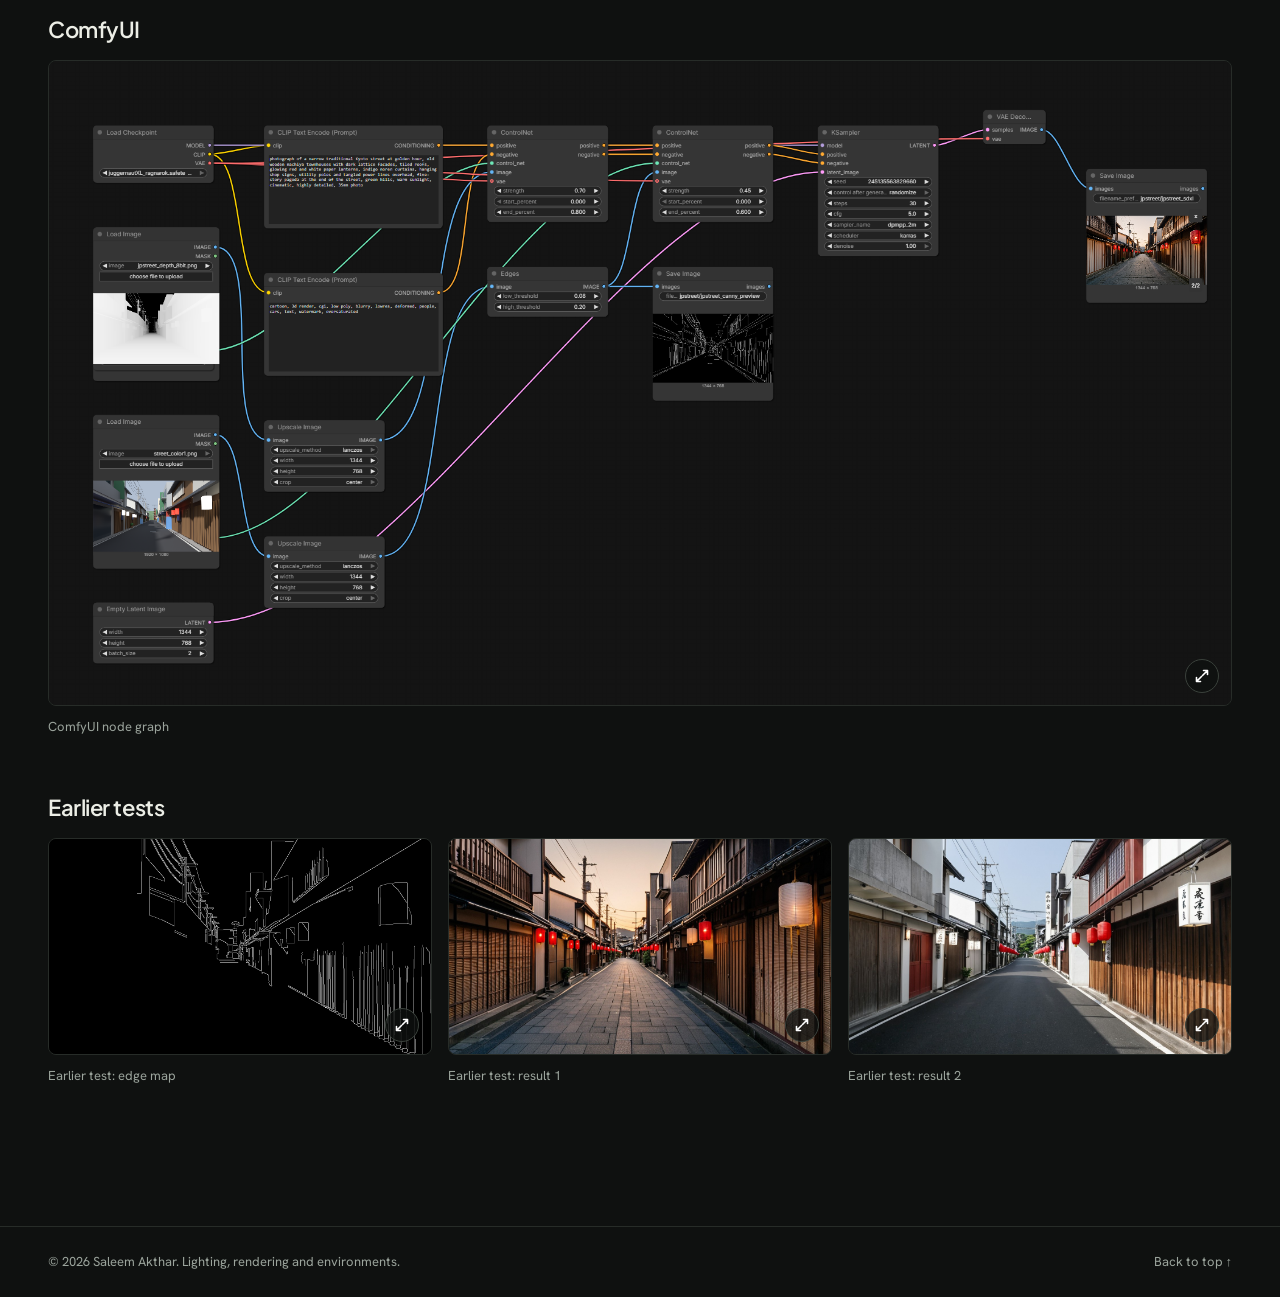
<file: practice-01.html>
<!DOCTYPE html>
<html lang="en-GB">
<head>
<meta charset="utf-8">
<meta name="viewport" content="width=device-width, initial-scale=1">
<meta name="description" content="ControlNet Workflow: a grey Blender render taken to a finished image in ComfyUI, with the inputs and node graph.">
<meta name="theme-color" content="#0f1110">
<title>ControlNet Workflow | AI workflow | Saleem Akthar</title>
<link rel="icon" href="favicon.ico?v=2" sizes="any">
<link rel="icon" href="favicon.svg?v=2" type="image/svg+xml">
<link rel="icon" href="favicon.png?v=2" type="image/png" sizes="64x64">
<link rel="apple-touch-icon" href="apple-touch-icon.png?v=2">
<link rel="preconnect" href="https://fonts.googleapis.com">
<link rel="preconnect" href="https://fonts.gstatic.com" crossorigin>
<link href="https://fonts.googleapis.com/css2?family=Plus+Jakarta+Sans:wght@500;600;700&family=Hanken+Grotesk:wght@400;500;600&family=Sora:wght@400;500;600&display=swap" rel="stylesheet">
<link rel="stylesheet" href="style.css">
</head>
<body>
<a class="skip" href="#main">Skip to content</a>
<div class="hero-fx" aria-hidden="true"></div>
<header><div class="wrap nav"><a class="brand" href="index.html" aria-label="Saleem Akthar home"><img class="brand-logo" src="favicon.svg?v=2" alt="" aria-hidden="true" width="32" height="32">Saleem Akthar</a><nav aria-label="Main navigation"><a href="ai-workflows.html" aria-current="page">AI workflows</a><a href="index.html#showreel">Showreel</a><a href="index.html#work">Work</a><a href="index.html#credits">Credits</a><a href="index.html#about">About</a><a href="index.html#contact">Contact</a></nav></div></header>

<main id="main" class="wrap">
<div class="project-top">
  <a class="back-link" href="ai-workflows.html"><span aria-hidden="true">←</span> AI workflows</a>
  <h1 class="project-title">ControlNet Workflow</h1>
  <ul class="tags" aria-label="Tools used"><li>Blender</li><li>ComfyUI</li><li>ControlNet</li><li>Depth</li><li>Canny</li></ul>
  <p class="page-lead">A Japanese street, taken from grey render to a finished image in ComfyUI. Using Depth and Canny edge ControlNets keep the result locked to the original camera, layout and people, while the prompt sets the lighting, materials and mood.</p>
</div>

<article class="workflow">
    <div class="compare" id="compare" style="--pos:50%">
      <img class="compare-img" src="ai/practice-01-final.jpg" alt="Final image generated in ComfyUI: a Japanese street at golden hour with red paper lanterns and people walking." width="1344" height="768" decoding="async" draggable="false">
      <img class="compare-img compare-top" src="ai/practice-01-grey.jpg" alt="The grey Blender render the final image was generated from: the same street as plain grey geometry." width="1344" height="768" decoding="async" draggable="false">
      <span class="compare-label compare-label-left" aria-hidden="true">Grey render</span>
      <span class="compare-label compare-label-right" aria-hidden="true">Final image</span>
      <input class="compare-range" type="range" min="0" max="100" step="0.1" value="50" aria-label="Drag to compare the grey render with the final image">
      <span class="compare-line" aria-hidden="true"></span>
      <span class="compare-handle" aria-hidden="true"><svg viewBox="0 0 24 24" fill="none" stroke="currentColor" stroke-width="2" stroke-linecap="round" stroke-linejoin="round"><path d="M9 6l-6 6 6 6M15 6l6 6-6 6"/></svg></span>
    </div>
    <noscript><p class="compare-note">Turn on JavaScript to use the comparison slider.</p></noscript>
    <div class="steps">
      <div class="steps-group">
        <h4>Inputs</h4>
        <div class="steps-grid">
          <figure class="step"><a class="image-link" href="ai/practice-01-blender-scene.png" data-title="Blender scene" aria-label="View Blender scene full size"><img src="ai/practice-01-blender-scene.png" alt="The Japanese street scene built from simple blocks, shown in the Blender viewport." width="2000" height="1219" loading="lazy" decoding="async"><span class="expand" aria-hidden="true"><svg viewBox="0 0 14 14" fill="none" stroke="currentColor" stroke-width="1.6" stroke-linecap="round" stroke-linejoin="round"><path d="M8.5 1.5h4v4M12.5 1.5l-5 5M5.5 12.5h-4v-4M1.5 12.5l5-5"/></svg></span></a><figcaption>Blender scene</figcaption></figure>
          <figure class="step"><a class="image-link" href="ai/practice-01-depth.png" data-title="Depth pass" aria-label="View Depth pass full size"><img src="ai/practice-01-depth.png" alt="A depth pass of the street: near surfaces are white and the sky is black." width="1344" height="756" loading="lazy" decoding="async"><span class="expand" aria-hidden="true"><svg viewBox="0 0 14 14" fill="none" stroke="currentColor" stroke-width="1.6" stroke-linecap="round" stroke-linejoin="round"><path d="M8.5 1.5h4v4M12.5 1.5l-5 5M5.5 12.5h-4v-4M1.5 12.5l5-5"/></svg></span></a><figcaption>Depth pass</figcaption></figure>
          <figure class="step"><a class="image-link" href="ai/practice-01-canny.png" data-title="Canny edge map" aria-label="View Canny edge map full size"><img src="ai/practice-01-canny.png" alt="A black and white Canny edge map tracing the buildings, wires and people." width="1344" height="768" loading="lazy" decoding="async"><span class="expand" aria-hidden="true"><svg viewBox="0 0 14 14" fill="none" stroke="currentColor" stroke-width="1.6" stroke-linecap="round" stroke-linejoin="round"><path d="M8.5 1.5h4v4M12.5 1.5l-5 5M5.5 12.5h-4v-4M1.5 12.5l5-5"/></svg></span></a><figcaption>Canny edge map</figcaption></figure>
        </div>
      </div>
      <div class="steps-group">
        <h4>ComfyUI</h4>
        <figure class="step"><a class="image-link" href="ai/practice-01-comfyui-graph.png" data-title="ComfyUI node graph" aria-label="View ComfyUI node graph full size"><img src="ai/practice-01-comfyui-graph.png" alt="The ComfyUI node graph with a checkpoint, two ControlNets, an edge detector and a KSampler." width="1942" height="1058" loading="lazy" decoding="async"><span class="expand" aria-hidden="true"><svg viewBox="0 0 14 14" fill="none" stroke="currentColor" stroke-width="1.6" stroke-linecap="round" stroke-linejoin="round"><path d="M8.5 1.5h4v4M12.5 1.5l-5 5M5.5 12.5h-4v-4M1.5 12.5l5-5"/></svg></span></a><figcaption>ComfyUI node graph</figcaption></figure>
      </div>
      <div class="steps-group">
        <h4>Earlier tests</h4>
        <div class="steps-grid">
          <figure class="step"><a class="image-link" href="ai/practice-01-test-edges.png" data-title="Earlier test: edge map" aria-label="View Earlier test: edge map full size"><img src="ai/practice-01-test-edges.png" alt="An earlier Canny edge map of the street without people." width="1344" height="768" loading="lazy" decoding="async"><span class="expand" aria-hidden="true"><svg viewBox="0 0 14 14" fill="none" stroke="currentColor" stroke-width="1.6" stroke-linecap="round" stroke-linejoin="round"><path d="M8.5 1.5h4v4M12.5 1.5l-5 5M5.5 12.5h-4v-4M1.5 12.5l5-5"/></svg></span></a><figcaption>Earlier test: edge map</figcaption></figure>
          <figure class="step"><a class="image-link" href="ai/practice-01-test-1.jpg" data-title="Earlier test: result 1" aria-label="View Earlier test: result 1 full size"><img src="ai/practice-01-test-1.jpg" alt="An earlier generated result: the street at golden hour with red lanterns and no people." width="1344" height="768" loading="lazy" decoding="async"><span class="expand" aria-hidden="true"><svg viewBox="0 0 14 14" fill="none" stroke="currentColor" stroke-width="1.6" stroke-linecap="round" stroke-linejoin="round"><path d="M8.5 1.5h4v4M12.5 1.5l-5 5M5.5 12.5h-4v-4M1.5 12.5l5-5"/></svg></span></a><figcaption>Earlier test: result 1</figcaption></figure>
          <figure class="step"><a class="image-link" href="ai/practice-01-test-2.jpg" data-title="Earlier test: result 2" aria-label="View Earlier test: result 2 full size"><img src="ai/practice-01-test-2.jpg" alt="An earlier generated result: the street in daylight with red lanterns and no people." width="1344" height="768" loading="lazy" decoding="async"><span class="expand" aria-hidden="true"><svg viewBox="0 0 14 14" fill="none" stroke="currentColor" stroke-width="1.6" stroke-linecap="round" stroke-linejoin="round"><path d="M8.5 1.5h4v4M12.5 1.5l-5 5M5.5 12.5h-4v-4M1.5 12.5l5-5"/></svg></span></a><figcaption>Earlier test: result 2</figcaption></figure>
        </div>
      </div>
    </div>
</article>
</main>

<footer><div class="wrap footer-inner"><span>© 2026 Saleem Akthar. Lighting, rendering and environments.</span><a href="#">Back to top ↑</a></div></footer>
<dialog id="viewer" aria-labelledby="viewer-title"><div class="viewer-top"><p id="viewer-title"></p><button class="close" id="close-viewer" autofocus>Close ×</button></div><img id="viewer-image" alt=""></dialog>
<script>
const viewer=document.getElementById('viewer');
const viewerImage=document.getElementById('viewer-image');
document.querySelectorAll('.image-link').forEach(function(link){link.addEventListener('click',function(event){
 if(event.ctrlKey||event.metaKey||event.shiftKey||event.altKey||typeof viewer.showModal!=='function')return;
 event.preventDefault();viewerImage.src=link.getAttribute('href');viewerImage.alt=link.querySelector('img').alt;
 document.getElementById('viewer-title').textContent=link.dataset.title;
 viewer.showModal();document.body.classList.add('no-scroll');
});});
document.getElementById('close-viewer').addEventListener('click',function(){viewer.close();});
viewer.addEventListener('close',function(){document.body.classList.remove('no-scroll');});
viewer.addEventListener('click',function(event){if(event.target===viewer){var r=viewer.getBoundingClientRect();if(event.clientX<r.left||event.clientX>r.right||event.clientY<r.top||event.clientY>r.bottom)viewer.close();}});
document.querySelectorAll('.compare').forEach(function(box){
 var range=box.querySelector('.compare-range');
 function set(){box.style.setProperty('--pos',range.value+'%');}
 range.addEventListener('input',set);set();
});
</script>
</body>
</html>
</file>
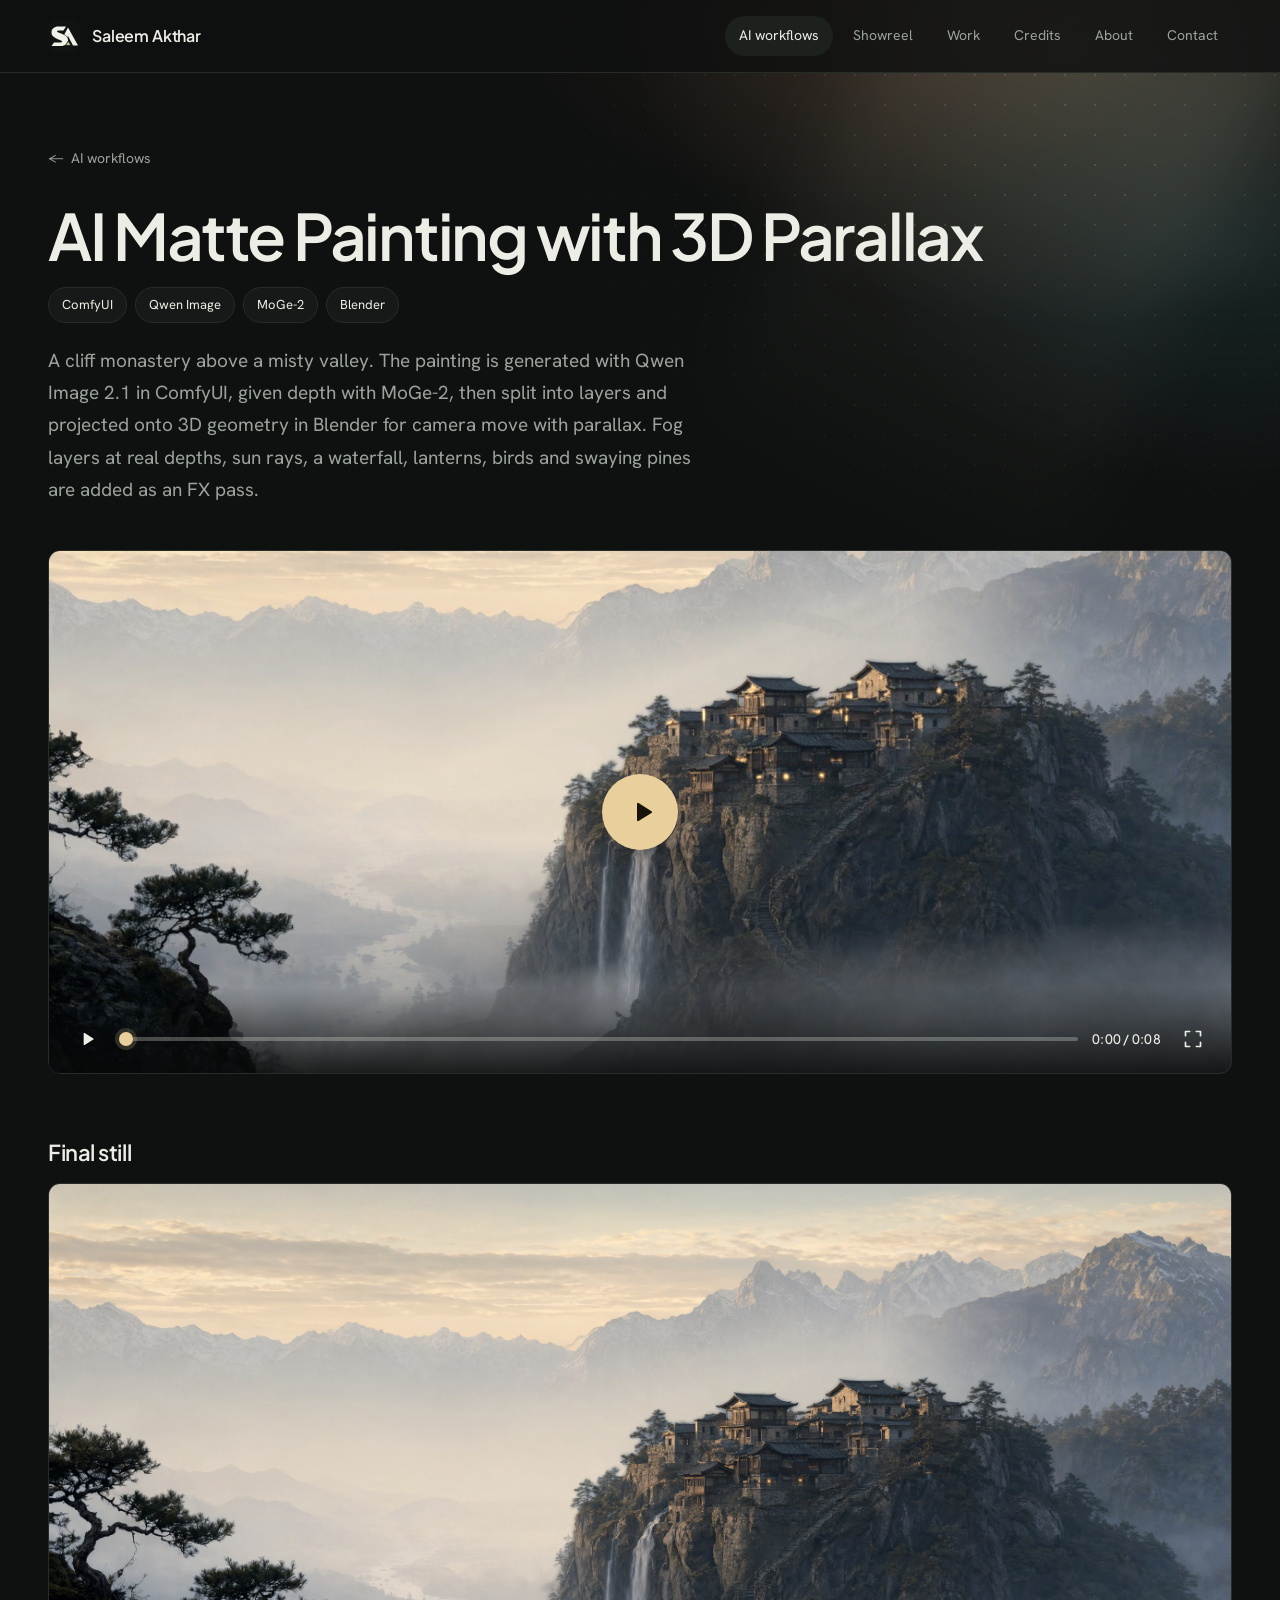
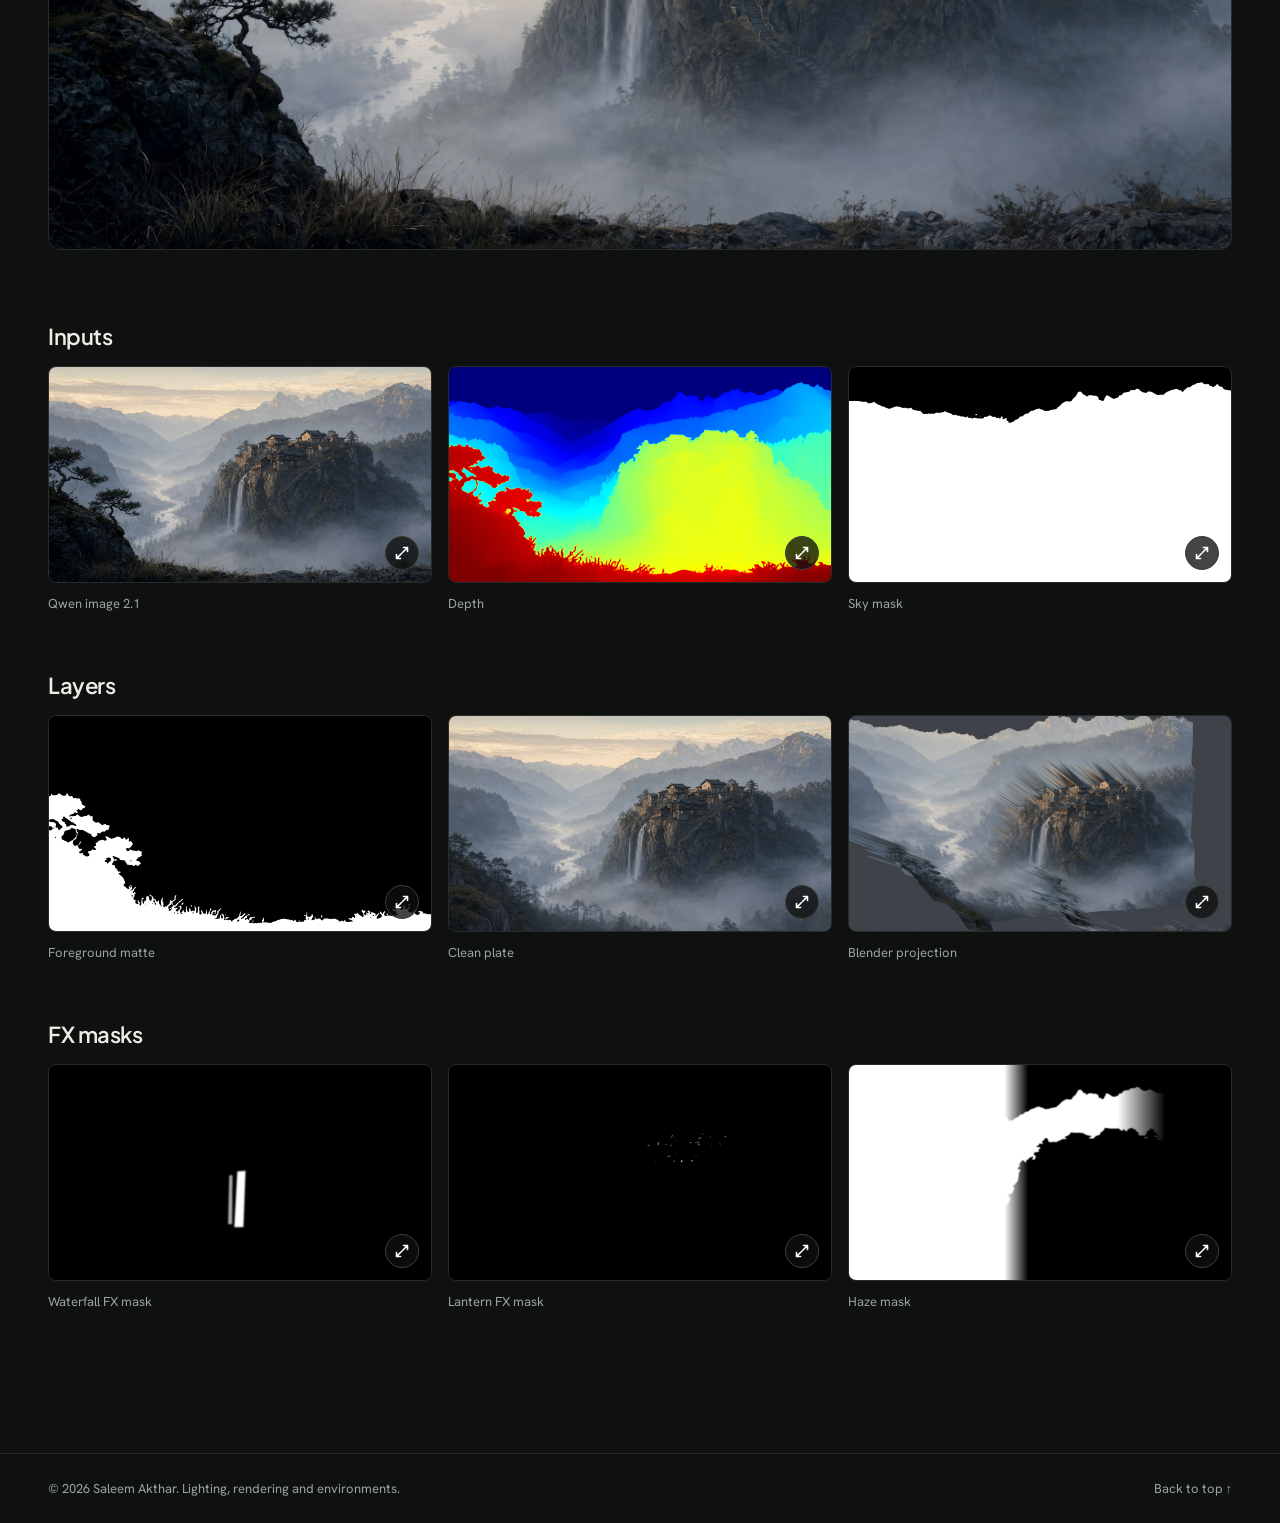
<file: practice-02.html>
<!DOCTYPE html>
<html lang="en-GB">
<head>
<meta charset="utf-8">
<meta name="viewport" content="width=device-width, initial-scale=1">
<meta name="description" content="AI matte painting of a cliff monastery, given real depth and an 8-second parallax camera move with ComfyUI, MoGe-2 and Blender.">
<meta name="theme-color" content="#0f1110">
<title>AI Matte Painting with 3D Parallax | AI workflow | Saleem Akthar</title>
<link rel="icon" href="favicon.ico?v=2" sizes="any">
<link rel="icon" href="favicon.svg?v=2" type="image/svg+xml">
<link rel="icon" href="favicon.png?v=2" type="image/png" sizes="64x64">
<link rel="apple-touch-icon" href="apple-touch-icon.png?v=2">
<link rel="preconnect" href="https://fonts.googleapis.com">
<link rel="preconnect" href="https://fonts.gstatic.com" crossorigin>
<link href="https://fonts.googleapis.com/css2?family=Plus+Jakarta+Sans:wght@500;600;700&family=Hanken+Grotesk:wght@400;500;600&family=Sora:wght@400;500;600&display=swap" rel="stylesheet">
<link rel="stylesheet" href="style.css">
</head>
<body>
<a class="skip" href="#main">Skip to content</a>
<div class="hero-fx" aria-hidden="true"></div>
<header><div class="wrap nav"><a class="brand" href="index.html" aria-label="Saleem Akthar home"><img class="brand-logo" src="favicon.svg?v=2" alt="" aria-hidden="true" width="32" height="32">Saleem Akthar</a><nav aria-label="Main navigation"><a href="ai-workflows.html" aria-current="page">AI workflows</a><a href="index.html#showreel">Showreel</a><a href="index.html#work">Work</a><a href="index.html#credits">Credits</a><a href="index.html#about">About</a><a href="index.html#contact">Contact</a></nav></div></header>

<main id="main" class="wrap">
<div class="project-top">
  <a class="back-link" href="ai-workflows.html"><span aria-hidden="true">←</span> AI workflows</a>
  <h1 class="project-title">AI Matte Painting with 3D Parallax</h1>
  <ul class="tags" aria-label="Tools used"><li>ComfyUI</li><li>Qwen Image</li><li>MoGe-2</li><li>Blender</li></ul>
  <p class="page-lead">A cliff monastery above a misty valley. The painting is generated with Qwen Image 2.1 in ComfyUI, given depth with MoGe-2, then split into layers and projected onto 3D geometry in Blender for camera move with parallax. Fog layers at real depths, sun rays, a waterfall, lanterns, birds and swaying pines are added as an FX pass.</p>
</div>

<article class="workflow">
    <div class="reel" id="reel">
      <video id="reel-video" playsinline loop muted preload="metadata" poster="ai/practice-02-poster.jpg" width="1920" height="850" aria-label="Eight-second parallax camera move over the monastery matte painting"><source src="ai/practice-02-shot.mp4" type="video/mp4"></video>
      <button type="button" class="reel-play" id="reel-play" aria-label="Play video"><span class="reel-play-circle"><svg viewBox="0 0 24 24" fill="currentColor" aria-hidden="true"><path d="M8 5.5v13a.8.8 0 0 0 1.2.7l10.4-6.5a.8.8 0 0 0 0-1.4L9.2 4.8A.8.8 0 0 0 8 5.5z"/></svg></span></button>
      <div class="reel-controls" id="reel-controls">
        <button type="button" class="ctl" id="ctl-play" aria-label="Play"><svg viewBox="0 0 24 24" fill="currentColor" aria-hidden="true"><path d="M8 5.5v13a.8.8 0 0 0 1.2.7l10.4-6.5a.8.8 0 0 0 0-1.4L9.2 4.8A.8.8 0 0 0 8 5.5z"/></svg></button>
        <input class="reel-seek" id="reel-seek" type="range" min="0" max="1000" step="1" value="0" aria-label="Seek">
        <span class="reel-time" id="reel-time"><span id="t-cur">0:00</span> / <span id="t-dur">0:08</span></span>
        <button type="button" class="ctl" id="ctl-fs" aria-label="Full screen"><svg viewBox="0 0 24 24" fill="none" stroke="currentColor" stroke-width="2" stroke-linecap="round" stroke-linejoin="round" aria-hidden="true"><path d="M8 3H3v5M16 3h5v5M8 21H3v-5M16 21h5v-5"/></svg></button>
      </div>
    </div>

    <h4 class="block-title">Final still</h4>
    <figure class="still"><a class="image-link" href="ai/practice-02-still-2560.png" data-title="Final still" aria-label="View final still full size"><img src="ai/practice-02-still-2560.jpg" alt="The final still: a cliff monastery above a misty valley at dawn, with a waterfall, glowing lanterns and birds." width="2560" height="1440" loading="lazy" decoding="async"></a></figure>
    <div class="steps">
      <div class="steps-group">
        <h4>Inputs</h4>
        <div class="steps-grid">
          <figure class="step"><a class="image-link" href="ai/practice-02-pass-painting.jpg" data-title="Qwen image 2.1" aria-label="View Qwen image 2.1 full size"><img src="ai/practice-02-pass-painting.jpg" alt="The raw painting of the cliff monastery generated in ComfyUI." width="2560" height="1440" loading="lazy" decoding="async"><span class="expand" aria-hidden="true"><svg viewBox="0 0 14 14" fill="none" stroke="currentColor" stroke-width="1.6" stroke-linecap="round" stroke-linejoin="round"><path d="M8.5 1.5h4v4M12.5 1.5l-5 5M5.5 12.5h-4v-4M1.5 12.5l5-5"/></svg></span></a><figcaption>Qwen image 2.1</figcaption></figure>
          <figure class="step"><a class="image-link" href="ai/practice-02-pass-depth.png" data-title="Depth" aria-label="View Depth full size"><img src="ai/practice-02-pass-depth.png" alt="A colour-coded depth map: the foreground rock and pines are red, the distant mountains dark blue." width="2560" height="1440" loading="lazy" decoding="async"><span class="expand" aria-hidden="true"><svg viewBox="0 0 14 14" fill="none" stroke="currentColor" stroke-width="1.6" stroke-linecap="round" stroke-linejoin="round"><path d="M8.5 1.5h4v4M12.5 1.5l-5 5M5.5 12.5h-4v-4M1.5 12.5l5-5"/></svg></span></a><figcaption>Depth</figcaption></figure>
          <figure class="step"><a class="image-link" href="ai/practice-02-pass-sky-mask.png" data-title="Sky mask" aria-label="View Sky mask full size"><img src="ai/practice-02-pass-sky-mask.png" alt="A black and white mask separating the sky from the landscape." width="2560" height="1440" loading="lazy" decoding="async"><span class="expand" aria-hidden="true"><svg viewBox="0 0 14 14" fill="none" stroke="currentColor" stroke-width="1.6" stroke-linecap="round" stroke-linejoin="round"><path d="M8.5 1.5h4v4M12.5 1.5l-5 5M5.5 12.5h-4v-4M1.5 12.5l5-5"/></svg></span></a><figcaption>Sky mask</figcaption></figure>
        </div>
      </div>
      <div class="steps-group">
        <h4>Layers</h4>
        <div class="steps-grid">
          <figure class="step"><a class="image-link" href="ai/practice-02-pass-fg-matte.png" data-title="Foreground matte" aria-label="View Foreground matte full size"><img src="ai/practice-02-pass-fg-matte.png" alt="A depth-based matte isolating the foreground rock, pines and grass." width="2560" height="1440" loading="lazy" decoding="async"><span class="expand" aria-hidden="true"><svg viewBox="0 0 14 14" fill="none" stroke="currentColor" stroke-width="1.6" stroke-linecap="round" stroke-linejoin="round"><path d="M8.5 1.5h4v4M12.5 1.5l-5 5M5.5 12.5h-4v-4M1.5 12.5l5-5"/></svg></span></a><figcaption>Foreground matte</figcaption></figure>
          <figure class="step"><a class="image-link" href="ai/practice-02-pass-clean-plate.jpg" data-title="Clean plate" aria-label="View Clean plate full size"><img src="ai/practice-02-pass-clean-plate.jpg" alt="The scene with the foreground removed and painted in behind it." width="2560" height="1440" loading="lazy" decoding="async"><span class="expand" aria-hidden="true"><svg viewBox="0 0 14 14" fill="none" stroke="currentColor" stroke-width="1.6" stroke-linecap="round" stroke-linejoin="round"><path d="M8.5 1.5h4v4M12.5 1.5l-5 5M5.5 12.5h-4v-4M1.5 12.5l5-5"/></svg></span></a><figcaption>Clean plate</figcaption></figure>
          <figure class="step"><a class="image-link" href="ai/practice-02-pass-projection.jpg" data-title="Blender projection" aria-label="View Blender projection full size"><img src="ai/practice-02-pass-projection.jpg" alt="Both layers projected onto 3D geometry in Blender from the matched camera, seen from a three-quarter view." width="1920" height="1080" loading="lazy" decoding="async"><span class="expand" aria-hidden="true"><svg viewBox="0 0 14 14" fill="none" stroke="currentColor" stroke-width="1.6" stroke-linecap="round" stroke-linejoin="round"><path d="M8.5 1.5h4v4M12.5 1.5l-5 5M5.5 12.5h-4v-4M1.5 12.5l5-5"/></svg></span></a><figcaption>Blender projection</figcaption></figure>
        </div>
      </div>
      <div class="steps-group">
        <h4>FX masks</h4>
        <div class="steps-grid">
          <figure class="step"><a class="image-link" href="ai/practice-02-pass-waterfall-mask.png" data-title="Waterfall FX mask" aria-label="View Waterfall FX mask full size"><img src="ai/practice-02-pass-waterfall-mask.png" alt="A mask marking where the waterfall flow and spray are added." width="2560" height="1440" loading="lazy" decoding="async"><span class="expand" aria-hidden="true"><svg viewBox="0 0 14 14" fill="none" stroke="currentColor" stroke-width="1.6" stroke-linecap="round" stroke-linejoin="round"><path d="M8.5 1.5h4v4M12.5 1.5l-5 5M5.5 12.5h-4v-4M1.5 12.5l5-5"/></svg></span></a><figcaption>Waterfall FX mask</figcaption></figure>
          <figure class="step"><a class="image-link" href="ai/practice-02-pass-lantern-mask.png" data-title="Lantern FX mask" aria-label="View Lantern FX mask full size"><img src="ai/practice-02-pass-lantern-mask.png" alt="A mask of the small lantern lights on the monastery." width="2560" height="1440" loading="lazy" decoding="async"><span class="expand" aria-hidden="true"><svg viewBox="0 0 14 14" fill="none" stroke="currentColor" stroke-width="1.6" stroke-linecap="round" stroke-linejoin="round"><path d="M8.5 1.5h4v4M12.5 1.5l-5 5M5.5 12.5h-4v-4M1.5 12.5l5-5"/></svg></span></a><figcaption>Lantern FX mask</figcaption></figure>
          <figure class="step"><a class="image-link" href="ai/practice-02-pass-haze-mask.png" data-title="Haze mask" aria-label="View Haze mask full size"><img src="ai/practice-02-pass-haze-mask.png" alt="A depth mask used to blend the simplified atmospheric haze into the final still." width="2560" height="1440" loading="lazy" decoding="async"><span class="expand" aria-hidden="true"><svg viewBox="0 0 14 14" fill="none" stroke="currentColor" stroke-width="1.6" stroke-linecap="round" stroke-linejoin="round"><path d="M8.5 1.5h4v4M12.5 1.5l-5 5M5.5 12.5h-4v-4M1.5 12.5l5-5"/></svg></span></a><figcaption>Haze mask</figcaption></figure>
        </div>
      </div>
    </div>
</article>
</main>

<footer><div class="wrap footer-inner"><span>© 2026 Saleem Akthar. Lighting, rendering and environments.</span><a href="#">Back to top ↑</a></div></footer>
<dialog id="viewer" aria-labelledby="viewer-title"><div class="viewer-top"><p id="viewer-title"></p><button class="close" id="close-viewer" autofocus>Close ×</button></div><img id="viewer-image" alt=""></dialog>
<script>
const viewer=document.getElementById('viewer');
const viewerImage=document.getElementById('viewer-image');
document.querySelectorAll('.image-link').forEach(function(link){link.addEventListener('click',function(event){
 if(event.ctrlKey||event.metaKey||event.shiftKey||event.altKey||typeof viewer.showModal!=='function')return;
 event.preventDefault();viewerImage.src=link.getAttribute('href');viewerImage.alt=link.querySelector('img').alt;
 document.getElementById('viewer-title').textContent=link.dataset.title;
 viewer.showModal();document.body.classList.add('no-scroll');
});});
document.getElementById('close-viewer').addEventListener('click',function(){viewer.close();});
viewer.addEventListener('close',function(){document.body.classList.remove('no-scroll');});
viewer.addEventListener('click',function(event){if(event.target===viewer){var r=viewer.getBoundingClientRect();if(event.clientX<r.left||event.clientX>r.right||event.clientY<r.top||event.clientY>r.bottom)viewer.close();}});
</script>
<script>
(function(){
 var reel=document.getElementById('reel'),v=document.getElementById('reel-video'),
 big=document.getElementById('reel-play'),btn=document.getElementById('ctl-play'),
 seek=document.getElementById('reel-seek'),cur=document.getElementById('t-cur'),dur=document.getElementById('t-dur'),fsb=document.getElementById('ctl-fs');
 var PLAY=btn.innerHTML,PAUSE='<svg viewBox="0 0 24 24" fill="currentColor" aria-hidden="true"><rect x="6.5" y="5" width="4" height="14" rx="1"/><rect x="13.5" y="5" width="4" height="14" rx="1"/></svg>';
 function fmt(t){t=Math.max(0,Math.floor(t||0));return Math.floor(t/60)+':'+('0'+(t%60)).slice(-2);}
 function sync(){var d=v.duration||8,p=d?v.currentTime/d:0;seek.value=Math.round(p*1000);seek.style.setProperty('--p',(p*100)+'%');cur.textContent=fmt(v.currentTime);dur.textContent=fmt(d);}
 function toggle(){if(v.paused){v.play();}else{v.pause();}}
 big.addEventListener('click',toggle);btn.addEventListener('click',toggle);v.addEventListener('click',toggle);
 v.addEventListener('play',function(){reel.classList.add('is-playing');btn.innerHTML=PAUSE;btn.setAttribute('aria-label','Pause');big.setAttribute('aria-label','Pause video');});
 v.addEventListener('pause',function(){reel.classList.remove('is-playing');btn.innerHTML=PLAY;btn.setAttribute('aria-label','Play');big.setAttribute('aria-label','Play video');});
 v.addEventListener('timeupdate',sync);v.addEventListener('loadedmetadata',sync);
 seek.addEventListener('input',function(){var d=v.duration||8;v.currentTime=seek.value/1000*d;sync();});
 var rf=reel.requestFullscreen||reel.webkitRequestFullscreen;
 if(!rf){fsb.style.display='none';}
 fsb.addEventListener('click',function(){var el=document.fullscreenElement||document.webkitFullscreenElement;if(el){(document.exitFullscreen||document.webkitExitFullscreen).call(document);}else{rf.call(reel);}});
 sync();
})();
</script>
</body>
</html>
</file>
<file: style.css>
/* ---------- Tokens ---------- */
:root{
  color-scheme:dark;
  --bg:#0f1110;
  --surface:#161917;
  --surface-2:#1d211e;
  --line:#272c28;
  --line-strong:#3a413b;
  --text:#eceee6;
  --muted:#9ba49c;
  --accent:#e9cf9b;
  --accent-hover:#f4e0b6;
  --accent-ink:#17130a;
  --font-display:"Plus Jakarta Sans","Segoe UI",Helvetica,Arial,sans-serif;
  --font-headline:"Sora","Segoe UI",Helvetica,Arial,sans-serif;
  --font-body:"Hanken Grotesk","Segoe UI",Helvetica,Arial,sans-serif;
  --radius:8px;
  --gutter:clamp(18px,4vw,48px);
  --section:clamp(80px,11vw,140px);
}

/* ---------- Base ---------- */
*,*::before,*::after{box-sizing:border-box}
html{scroll-behavior:smooth;scroll-padding-top:96px;-webkit-text-size-adjust:100%}
body{margin:0;background:var(--bg);color:var(--text);font:400 16px/1.65 var(--font-body);-webkit-font-smoothing:antialiased;text-rendering:optimizeLegibility}
a{color:inherit;text-decoration:none}
button{font:inherit;cursor:pointer}
a,button{-webkit-tap-highlight-color:transparent}
img{max-width:100%;display:block}
:focus-visible{outline:2px solid var(--accent);outline-offset:4px;border-radius:2px}
.wrap{width:min(1320px,calc(100% - var(--gutter)*2));margin-inline:auto}
.visually-hidden{position:absolute;width:1px;height:1px;padding:0;margin:-1px;overflow:hidden;clip:rect(0,0,0,0);white-space:nowrap;border:0}
.skip{position:fixed;top:-100px;left:20px;background:var(--accent);color:var(--accent-ink);padding:10px 16px;border-radius:6px;z-index:50;font-weight:600}
.skip:focus{top:12px}

/* ---------- Header ---------- */
header{position:sticky;top:0;z-index:30;background:rgba(15,17,16,.82);-webkit-backdrop-filter:blur(14px);backdrop-filter:blur(14px);border-bottom:1px solid var(--line)}
.nav{min-height:72px;display:flex;align-items:center;justify-content:space-between;gap:24px}
.brand{display:flex;align-items:center;gap:12px;font:600 16px/1 var(--font-display);letter-spacing:-.01em}
.brand-logo{width:32px;height:32px;flex:0 0 32px;object-fit:contain}
nav{display:flex;align-items:center;gap:6px;font-size:14px}
nav a{padding:8px 14px;border-radius:999px;color:var(--muted);transition:color .2s,background .2s}
nav a:hover{color:var(--text);background:var(--surface-2)}

/* ---------- Shared pieces ---------- */
section{padding-top:var(--section)}
.section-head{display:flex;justify-content:space-between;align-items:end;gap:24px;margin-bottom:clamp(28px,4vw,48px);padding-top:28px;border-top:1px solid var(--line)}
h1,h2,h3{font-family:var(--font-display)}
h2{margin:0;font-size:clamp(32px,4.4vw,52px);font-weight:600;letter-spacing:-.035em;line-height:1.05}
.section-note{margin:0;max-width:340px;color:var(--muted);font-size:14px;text-align:right}
.text-link{display:inline-block;font-size:14px;font-weight:500;border-bottom:1px solid var(--line-strong);padding-bottom:3px;transition:color .2s,border-color .2s}
.text-link:hover{color:var(--accent);border-color:var(--accent)}
.btn{display:inline-flex;align-items:center;justify-content:center;gap:12px;min-height:48px;padding:12px 24px;border-radius:999px;font-size:15px;font-weight:600;transition:background .2s,border-color .2s,color .2s}
.btn-primary{background:var(--accent);color:var(--accent-ink)}
.btn-primary:hover{background:var(--accent-hover)}
.btn-ghost{border:1px solid var(--line-strong);color:var(--text)}
.btn-ghost:hover{border-color:var(--accent);color:var(--accent)}

/* ---------- Intro ---------- */
.intro{padding:clamp(44px,6vw,80px) 0 clamp(32px,5vw,56px)}
h1{margin:0;max-width:26em;font:500 clamp(22px,2.5vw,34px)/1.3 var(--font-headline);letter-spacing:-.02em;text-wrap:balance}
h1 em{font-style:normal;color:var(--accent)}
.hairline{height:1px;background:linear-gradient(90deg,var(--line-strong),transparent)}
.hairline-top{margin-bottom:32px}
.hairline-bottom{margin-top:32px}

/* hero backdrop: soft light and a faint render grid */
.hero-fx{position:absolute;top:0;left:0;right:0;height:min(780px,95vh);z-index:-1;pointer-events:none;overflow:hidden;background:radial-gradient(640px 400px at 84% 6%,rgba(233,207,155,.17),transparent 70%),radial-gradient(520px 340px at 96% 32%,rgba(94,192,214,.11),transparent 70%),radial-gradient(480px 300px at 66% 0,rgba(232,120,96,.09),transparent 70%)}
.hero-fx::before{content:"";position:absolute;top:-25%;right:10%;width:380px;height:1000px;background:linear-gradient(180deg,rgba(255,244,218,.12),transparent 72%);transform:rotate(26deg);filter:blur(34px)}
.hero-fx::after{content:"";position:absolute;inset:0;background-image:radial-gradient(rgba(236,238,230,.14) 1px,transparent 1.3px);background-size:30px 30px;-webkit-mask-image:radial-gradient(ellipse 55% 75% at 82% 18%,#000,transparent 75%);mask-image:radial-gradient(ellipse 55% 75% at 82% 18%,#000,transparent 75%)}


/* ---------- Showreel ---------- */
#showreel{padding-top:0}
.reel-shell{position:relative;aspect-ratio:16/9;background:#080a09;border-radius:12px;overflow:hidden;border:1px solid var(--line)}
.reel-poster{height:100%;width:100%;border:0;padding:0;background:#14241b;color:#fff;position:relative;display:grid;place-items:end start;text-align:left}
.reel-poster img{position:absolute;inset:0;width:100%;height:100%;object-fit:cover;transition:transform .6s ease,filter .3s}
.reel-poster::after{content:"";position:absolute;inset:0;background:linear-gradient(to top,rgba(8,10,9,.78),rgba(8,10,9,.1) 55%)}
.reel-poster:hover img{transform:scale(1.025);filter:brightness(1.06)}
.play-content{position:relative;z-index:1;display:flex;align-items:center;gap:20px;padding:clamp(18px,3vw,36px)}
.play-circle{flex:0 0 auto;display:grid;place-items:center;width:clamp(56px,7vw,80px);height:clamp(56px,7vw,80px);border-radius:50%;background:var(--accent);color:var(--accent-ink);font-size:clamp(16px,2vw,22px);padding-left:4px;transition:transform .2s,background .2s}
.reel-poster:hover .play-circle{transform:scale(1.06);background:var(--accent-hover)}
.play-text{display:grid;gap:2px}
.play-text strong{font:600 clamp(20px,3vw,34px)/1.1 var(--font-display);letter-spacing:-.025em}
.play-text small{font-size:14px;color:#d6dfd2}
.reel-shell iframe{position:absolute;inset:0;width:100%;height:100%;border:0}
.artstation-cta{display:flex;align-items:center;justify-content:space-between;gap:28px;margin-top:20px;padding:clamp(22px,3vw,32px) clamp(22px,3vw,36px);background:var(--surface);border:1px solid var(--line);border-radius:12px}
.artstation-cta h3{margin:0 0 6px;font-size:clamp(20px,2.4vw,26px);font-weight:600;letter-spacing:-.025em;line-height:1.2}
.artstation-cta p{margin:0;color:var(--muted);font-size:15px;max-width:480px}

/* ---------- Portfolio ---------- */
.gallery{display:grid;grid-template-columns:repeat(6,minmax(0,1fr));gap:clamp(32px,4vw,48px) clamp(16px,2vw,24px);align-items:start}
.gallery .project{grid-column:span 3;min-width:0}
.gallery .project.square{grid-column:span 2}
.gallery .project-featured{grid-column:1 / -1}
.image-link{display:block;position:relative;background:var(--surface);border:1px solid var(--line);border-radius:var(--radius);overflow:hidden;transition:border-color .2s}
.image-link:hover{border-color:var(--line-strong)}
.image-link img{width:100%;height:auto;aspect-ratio:16/10;object-fit:contain;transition:transform .5s ease,filter .3s}
.square .image-link img{aspect-ratio:1}
.project-featured .image-link img{aspect-ratio:auto}
.image-link:hover img{filter:brightness(1.07)}
.expand{position:absolute;right:12px;bottom:12px;display:grid;place-items:center;width:34px;height:34px;border-radius:50%;background:rgba(15,17,16,.78);border:1px solid var(--line-strong);color:#fff;transition:background .2s,color .2s,border-color .2s}
.image-link:hover .expand,.image-link:focus-visible .expand{background:var(--accent);color:var(--accent-ink);border-color:var(--accent)}
.expand svg{width:14px;height:14px}
.caption{display:flex;align-items:baseline;justify-content:space-between;gap:16px;padding:14px 2px 0}
.caption h3{margin:0;font-size:17px;font-weight:600;letter-spacing:-.015em}
.caption p{margin:0;font-size:13px;color:var(--muted);text-align:right}
.portfolio-more{margin:32px 0 0;text-align:center}

/* ---------- Film & TV ---------- */
.credits-grid{display:grid;grid-template-columns:repeat(6,minmax(0,1fr));gap:36px 20px}
.poster-frame{position:relative;aspect-ratio:2/3;display:grid;place-items:center;background:var(--surface);border:1px solid var(--line);border-radius:6px;overflow:hidden}
.poster-frame img{width:100%;height:100%;object-fit:contain;transition:filter .2s}
.credit-card:hover .poster-frame img{filter:brightness(1.08)}
.credit-caption{padding:12px 0 0}
.credit-year{font-size:12px;color:var(--muted);margin:0 0 3px}
.credit-caption h3{margin:0;font-size:14px;font-weight:500;line-height:1.4;letter-spacing:-.005em}
.poster-attribution{font-size:12px;color:var(--muted);margin:36px 0 0}

/* ---------- About ---------- */
.about-grid{display:grid;grid-template-columns:minmax(0,5fr) minmax(0,7fr);gap:clamp(32px,6vw,96px);align-items:start}
.about-figure{margin:0;width:min(500px,100%)}
.about-figure img{width:100%;height:auto;aspect-ratio:1/1;object-fit:cover;object-position:var(--prism-x,50%) 50%;border-radius:12px;border:1px solid var(--line);background:#000}
.about-copy .lead{margin:0 0 28px;font:500 clamp(22px,2.3vw,30px)/1.35 var(--font-display);letter-spacing:-.02em}
.about-copy p{margin:0 0 18px;max-width:62ch;color:var(--muted);font-size:16px;line-height:1.75}
.tools-label{margin:36px 0 12px;font-size:13px;color:var(--muted)}
.tools{list-style:none;margin:0;padding:0;display:flex;gap:8px;flex-wrap:wrap}
.tools li{font-size:14px;color:var(--text);background:var(--surface);border:1px solid var(--line);padding:7px 14px;border-radius:999px}

/* ---------- Contact ---------- */
.contact-card{margin-top:0;padding:clamp(32px,6vw,72px);background:var(--surface);border:1px solid var(--line);border-radius:16px}
.contact-card h2{font-size:clamp(38px,6.5vw,84px);letter-spacing:-.045em;margin:0 0 28px}
.email{display:inline-block;font:500 clamp(18px,3.2vw,36px)/1.25 var(--font-display);letter-spacing:-.02em;color:var(--accent);border-bottom:1px solid var(--line-strong);padding-bottom:6px;overflow-wrap:anywhere;transition:border-color .2s,color .2s}
.email:hover{color:var(--accent-hover);border-color:var(--accent)}
.contact-bottom{display:flex;justify-content:space-between;align-items:center;flex-wrap:wrap;gap:20px;margin-top:clamp(36px,5vw,64px);padding-top:24px;border-top:1px solid var(--line);font-size:14px;color:var(--muted)}
.socials{display:flex;flex-wrap:wrap;gap:10px}
.socials a{padding:8px 16px;border:1px solid var(--line-strong);border-radius:999px;color:var(--text);transition:border-color .2s,color .2s}
.socials a:hover{border-color:var(--accent);color:var(--accent)}

/* ---------- Footer ---------- */
footer{margin-top:var(--section);border-top:1px solid var(--line);padding:24px 0;color:var(--muted);font-size:13px}
.footer-inner{display:flex;justify-content:space-between;gap:20px;flex-wrap:wrap}
footer a:hover{color:var(--accent)}

/* ---------- Image viewer ---------- */
dialog{border:1px solid var(--line);border-radius:12px;background:#0a0c0b;color:var(--text);padding:16px;width:min(1500px,96vw);max-width:96vw;max-height:96dvh}
dialog::backdrop{background:rgba(0,0,0,.9);-webkit-backdrop-filter:blur(6px);backdrop-filter:blur(6px)}
.viewer-top{display:flex;justify-content:space-between;align-items:center;padding-bottom:14px;gap:20px}
.viewer-top p{margin:0;font:600 17px/1.3 var(--font-display);letter-spacing:-.01em}
.close{background:transparent;border:1px solid var(--line-strong);color:var(--text);border-radius:999px;padding:8px 18px;font-size:14px;transition:border-color .2s,color .2s}
.close:hover{border-color:var(--accent);color:var(--accent)}
#viewer-image{max-height:80dvh;max-width:100%;margin:auto;object-fit:contain}
.no-scroll{overflow:hidden}

/* ---------- Responsive ---------- */
@media(max-width:1100px){
  .credits-grid{grid-template-columns:repeat(4,minmax(0,1fr))}
  }
@media(max-width:820px){
  .credits-grid{grid-template-columns:repeat(3,minmax(0,1fr))}
  .about-grid{grid-template-columns:1fr}
  .about-figure{width:min(360px,100%)}
}
@media(max-width:760px){
  .nav{flex-wrap:wrap;padding:12px 0 8px;gap:4px}
  nav{width:100%;margin-inline:-10px;overflow-x:auto;scrollbar-width:none}
  nav::-webkit-scrollbar{display:none}
  nav a{padding:8px 12px;white-space:nowrap}
  html{scroll-padding-top:120px}
  .section-head{flex-direction:column;align-items:flex-start;gap:10px}
  .section-note{text-align:left}
  .gallery{grid-template-columns:minmax(0,1fr)}
  .gallery .project,.gallery .project.square{grid-column:auto}
  .artstation-cta{flex-direction:column;align-items:stretch;text-align:center}
  .artstation-cta p{margin-inline:auto}
  .play-text small{display:none}
  .contact-bottom{flex-direction:column;align-items:flex-start}
}
@media(max-width:520px){
  .credits-grid{grid-template-columns:repeat(2,minmax(0,1fr));gap:28px 14px}
  .caption{flex-direction:column;gap:2px}
  .caption p{text-align:left}
}
@media(prefers-reduced-motion:reduce){
  html{scroll-behavior:auto}
  *,*::before,*::after{transition:none!important}
}

/* ---------- Sub pages ---------- */
nav a[aria-current="page"]{color:var(--text);background:var(--surface-2)}
.project-top{padding:clamp(40px,6vw,72px) 0 clamp(28px,4vw,44px)}
.back-link{display:inline-flex;align-items:center;gap:8px;font-size:14px;color:var(--muted);margin-bottom:clamp(20px,3vw,32px);transition:color .2s}
.back-link:hover{color:var(--accent)}
.project-title{margin:0;max-width:16em;font:600 clamp(34px,5vw,64px)/1.05 var(--font-display);letter-spacing:-.035em;text-wrap:balance}
.page-lead{margin:22px 0 0;max-width:60ch;color:var(--muted);font-size:clamp(16px,1.5vw,19px);line-height:1.7}
.page-cta{margin-top:clamp(48px,7vw,88px)}

/* ---------- Before / after slider ---------- */
.compare{position:relative;aspect-ratio:1344/768;overflow:hidden;border-radius:12px;border:1px solid var(--line);background:#000;touch-action:pan-y;-webkit-user-select:none;user-select:none}
.compare-img{position:absolute;inset:0;width:100%;height:100%;object-fit:cover;pointer-events:none}
.compare-top{clip-path:inset(0 calc(100% - var(--pos)) 0 0)}
.compare-line{position:absolute;top:0;bottom:0;left:var(--pos);width:2px;margin-left:-1px;background:var(--text);box-shadow:0 0 12px rgba(0,0,0,.5);pointer-events:none;z-index:2}
.compare-handle{position:absolute;top:50%;left:var(--pos);width:48px;height:48px;margin:-24px 0 0 -24px;display:grid;place-items:center;border-radius:50%;background:var(--accent);color:var(--accent-ink);box-shadow:0 4px 18px rgba(0,0,0,.45);pointer-events:none;z-index:2;transition:transform .15s}
.compare-handle svg{width:22px;height:22px}
.compare:hover .compare-handle{transform:scale(1.06)}
.compare-range{position:absolute;inset:0;z-index:3;width:100%;height:100%;margin:0;opacity:0;cursor:ew-resize;-webkit-appearance:none;appearance:none;background:transparent}
.compare-range::-webkit-slider-thumb{-webkit-appearance:none;width:48px;height:100vh}
.compare-range::-moz-range-thumb{width:48px;height:100vh;border:0;background:transparent}
.compare-range:focus-visible~.compare-handle{outline:2px solid var(--text);outline-offset:3px}
.compare-label{position:absolute;bottom:16px;z-index:1;padding:6px 14px;border-radius:999px;background:rgba(15,17,16,.72);-webkit-backdrop-filter:blur(8px);backdrop-filter:blur(8px);font-size:13px;font-weight:500;color:var(--text);pointer-events:none}
.compare-label-left{left:16px}
.compare-label-right{right:16px}
.compare-note{color:var(--muted);font-size:14px}
@media(max-width:520px){.compare-label{bottom:10px;padding:5px 11px;font-size:12px}.compare-label-left{left:10px}.compare-label-right{right:10px}.compare-handle{width:42px;height:42px;margin:-21px 0 0 -21px}}
@media(prefers-reduced-motion:reduce){.compare-handle{transition:none}}

/* ---------- Workflow breakdown ---------- */
.steps{margin-top:clamp(40px,6vw,72px);display:grid;gap:clamp(36px,5vw,56px)}
.steps-group h4{margin:0 0 16px;font:600 clamp(18px,1.8vw,22px)/1.3 var(--font-display);letter-spacing:-.02em}
.steps-grid{display:grid;grid-template-columns:repeat(3,minmax(0,1fr));gap:16px}
.step{margin:0}
.step .image-link img{height:auto;aspect-ratio:auto}
.steps-grid .image-link img{aspect-ratio:16/9;object-fit:cover}
.step figcaption{margin-top:10px;font-size:13px;color:var(--muted)}
@media(max-width:700px){.steps-grid{grid-template-columns:1fr}}

/* ---------- Practice list ---------- */
.practice-grid{display:grid;grid-template-columns:repeat(3,minmax(0,1fr));gap:clamp(28px,3vw,40px) clamp(16px,2vw,24px)}
.practice-card{min-width:0}
.thumb{display:block;position:relative;aspect-ratio:16/9;overflow:hidden;border-radius:var(--radius);border:1px solid var(--line);background:#000;transition:border-color .2s}
.thumb:hover{border-color:var(--line-strong)}
.thumb img{position:absolute;inset:0;width:100%;height:100%;object-fit:cover;transition:filter .3s}
.thumb:hover img{filter:brightness(1.07)}
.thumb-grey{clip-path:inset(0 50% 0 0)}
.thumb::after{content:"";position:absolute;top:0;bottom:0;left:50%;width:2px;margin-left:-1px;background:var(--text);box-shadow:0 0 10px rgba(0,0,0,.5)}
.caption h3 a{transition:color .2s}
.caption h3 a:hover{color:var(--accent)}
@media(max-width:900px){.practice-grid{grid-template-columns:repeat(2,minmax(0,1fr))}}
@media(max-width:560px){.practice-grid{grid-template-columns:1fr}}

/* Page intro, then a hairline, then the content that follows it */
.project-top+section{padding-top:clamp(28px,4vw,40px);border-top:1px solid var(--line)}

/* Tool chips */
.tags{list-style:none;margin:10px 0 0;padding:0;display:flex;gap:8px;flex-wrap:wrap}
.tags li{font-size:13px;color:var(--text);background:var(--surface);border:1px solid var(--line);padding:6px 13px;border-radius:999px}
.project-top .tags{margin:0 0 22px}
.practice-card .caption{display:block}
.practice-card .caption h3{margin:0}
.project-top .tags{margin:18px 0 22px}

/* Practice 02: video and section titles */
.reel{position:relative;aspect-ratio:1920/850;border-radius:12px;overflow:hidden;border:1px solid var(--line);background:#000}
.reel video{position:absolute;inset:0;width:100%;height:100%;object-fit:cover;display:block}
.block-title{margin:clamp(40px,6vw,64px) 0 16px;font:600 clamp(18px,1.8vw,22px)/1.3 var(--font-display);letter-spacing:-.02em}
.still{margin:0}
.still .image-link{display:block;border-radius:12px;overflow:hidden;border:1px solid var(--line)}
.still .image-link img{display:block;width:100%;height:auto;aspect-ratio:16/9;object-fit:cover}
.thumb-single::after{display:none}

/* Custom video player */
.reel video{cursor:pointer}
.reel-play{position:absolute;inset:0;z-index:1;display:grid;place-items:center;border:0;padding:0;background:linear-gradient(to top,rgba(8,10,9,.35),rgba(8,10,9,0) 45%);cursor:pointer;transition:opacity .25s}
.reel-play-circle{width:76px;height:76px;border-radius:50%;display:grid;place-items:center;background:var(--accent);color:var(--accent-ink);box-shadow:0 8px 30px rgba(0,0,0,.35);transition:transform .2s,background .2s}
.reel-play-circle svg{width:30px;height:30px;margin-left:3px}
.reel-play:hover .reel-play-circle{transform:scale(1.06);background:var(--accent-hover)}
.reel.is-playing .reel-play{opacity:0;pointer-events:none}
.reel-controls{position:absolute;left:0;right:0;bottom:0;z-index:2;display:flex;align-items:center;gap:14px;padding:34px clamp(12px,2vw,20px) clamp(10px,1.4vw,16px);background:linear-gradient(to top,rgba(8,10,9,.82),rgba(8,10,9,0));transition:opacity .25s}
.reel.is-playing:not(:hover):not(:focus-within) .reel-controls{opacity:0}
.ctl{flex:none;width:36px;height:36px;border:0;padding:0;border-radius:50%;background:transparent;color:var(--text);display:grid;place-items:center;cursor:pointer;transition:background .2s,color .2s}
.ctl:hover{background:rgba(236,238,230,.14);color:var(--accent)}
.ctl svg{width:20px;height:20px}
.reel-time{flex:none;font:500 13px/1 var(--font-display);color:var(--text);font-variant-numeric:tabular-nums;letter-spacing:.02em}
.reel-seek{--p:0%;flex:1;min-width:0;height:20px;margin:0;background:transparent;-webkit-appearance:none;appearance:none;cursor:pointer}
.reel-seek::-webkit-slider-runnable-track{height:4px;border-radius:999px;background:linear-gradient(90deg,var(--accent) var(--p),rgba(236,238,230,.28) var(--p))}
.reel-seek::-webkit-slider-thumb{-webkit-appearance:none;width:14px;height:14px;margin-top:-5px;border-radius:50%;background:var(--accent);border:0;box-shadow:0 0 0 4px rgba(233,207,155,.18);transition:transform .15s}
.reel-seek:hover::-webkit-slider-thumb{transform:scale(1.15)}
.reel-seek::-moz-range-track{height:4px;border-radius:999px;background:rgba(236,238,230,.28)}
.reel-seek::-moz-range-progress{height:4px;border-radius:999px;background:var(--accent)}
.reel-seek::-moz-range-thumb{width:14px;height:14px;border-radius:50%;background:var(--accent);border:0}
.reel-seek:focus-visible,.ctl:focus-visible,.reel-play:focus-visible{outline:2px solid var(--accent);outline-offset:2px}
.reel:fullscreen{aspect-ratio:auto;border-radius:0;border:0;display:grid;place-items:center}
.reel:fullscreen video{object-fit:contain}
.reel:-webkit-full-screen{aspect-ratio:auto;border-radius:0;border:0}
@media(max-width:520px){.reel-play-circle{width:60px;height:60px}.reel-play-circle svg{width:24px;height:24px}.reel-controls{gap:8px}.reel-time{font-size:12px}}
</file>
